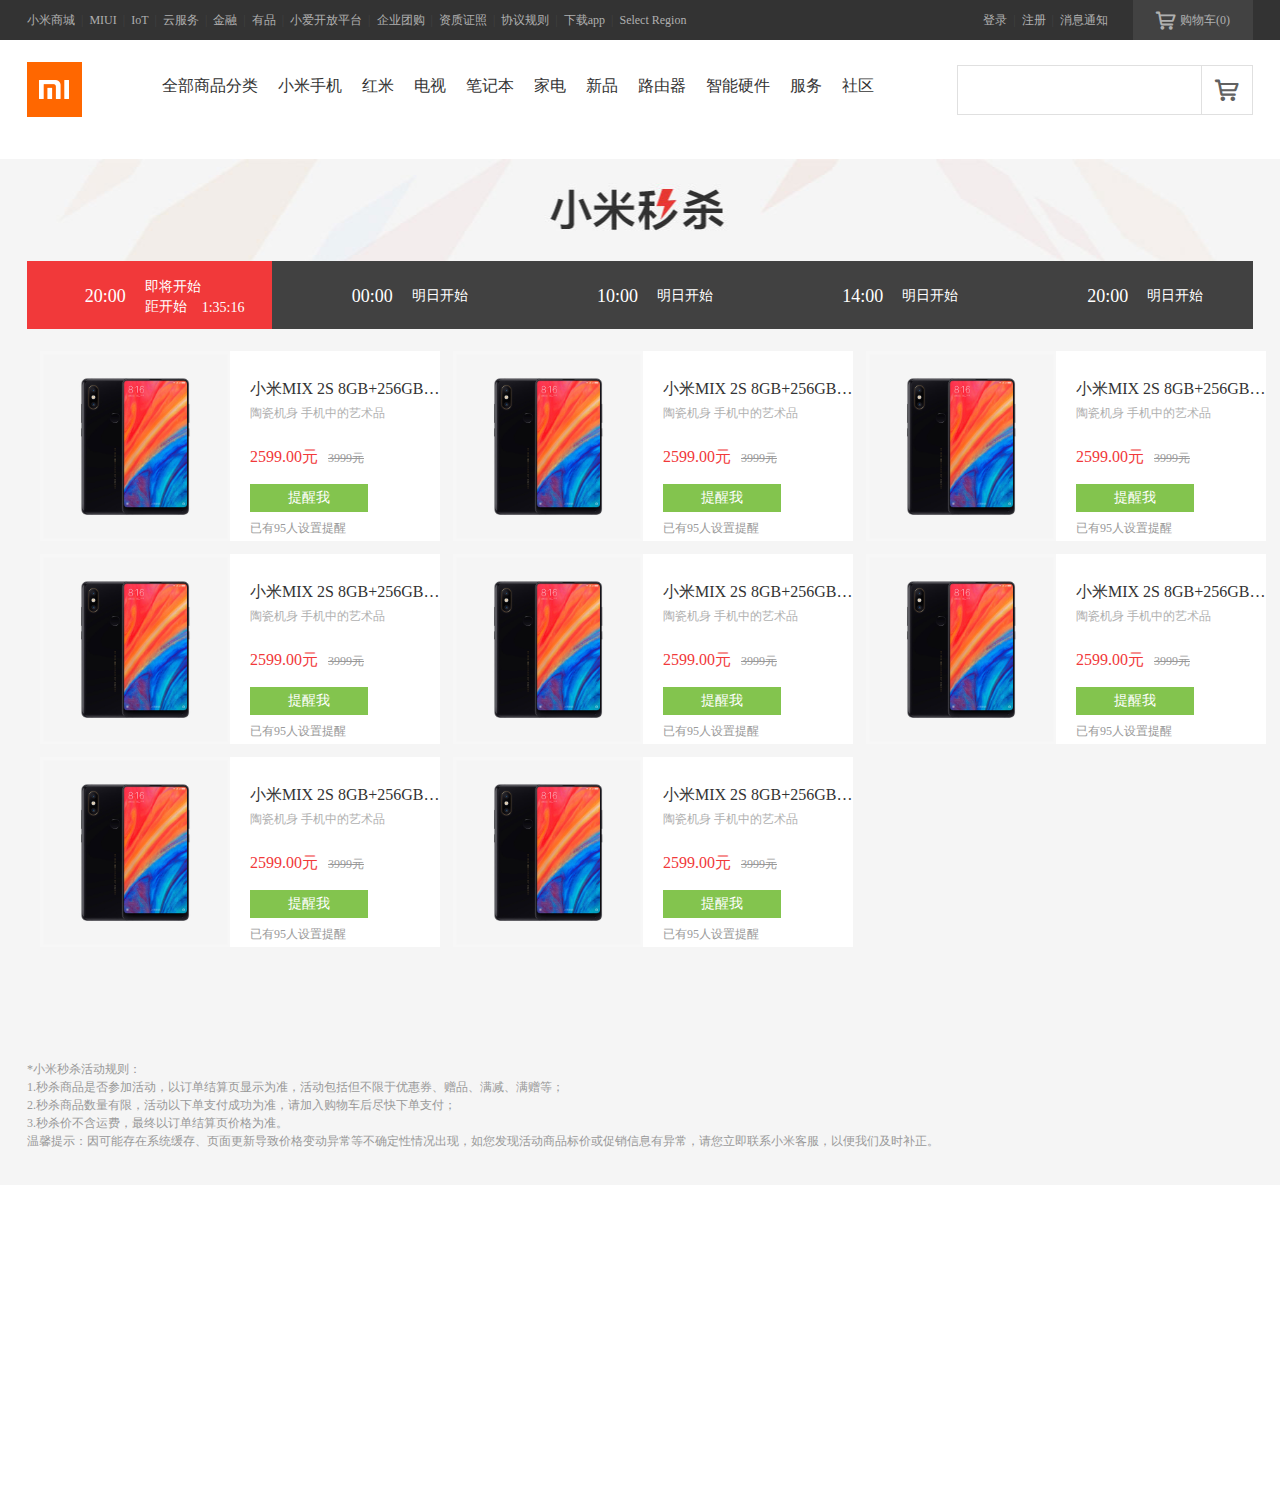
<file: 小米秒购 - 20190613/index.html>
<!doctype html>
<html lang="zh">
<head>
<meta charset="UTF-8">
<meta name="Author" content="">
<meta name="Keywords" content="">
<meta name="Description" content="">
<title>小米商城</title>
<!-- 初始化 -->
<link rel="stylesheet" href="css/reset.css">
<!-- 清除浮动 -->
<link rel="stylesheet" href="css/clearfix.css">
<!-- 链接样式表 -->
<link rel="stylesheet" href="css/index.css">
<!-- 导入字体图片库 -->
<link rel="stylesheet" href="css/iconfont.css">
<!-- 显示title前面的图标 -->
<link rel="shoutcut icon" href="images/favicon.ico">
<!-- 导入jquery库 -->
<script type="text/javascript" src="js/jquery-1.12.4.js"></script>	
</head>
<body>
	<!-- 顶部菜单栏 start-->
	<div class="topbar">
		<!-- 居中的内容 -->
		<div class="container">
			<!-- 左边的导航 -->
			<div class="topbar-nav leftFloat clearfix">
				<a href="#">小米商城</a><span>|</span>
				<a href="#">MIUI</a><span>|</span>
				<a href="#">IoT</a><span>|</span>
				<a href="#">云服务</a><span>|</span>
				<a href="#">金融</a><span>|</span>
				<a href="#">有品</a><span>|</span>
				<a href="#">小爱开放平台</a><span>|</span>
				<a href="#">企业团购</a><span>|</span>
				<a href="#">资质证照</a><span>|</span>
				<a href="#">协议规则</a><span>|</span>
				<a href="#" class="app">下载app
					<!-- 后期放置app-download二维码 -->
				</a>
				<span>|</span>
				<a href="#">Select Region</a>
			</div>

			<!-- 本来购物车是在登录注册的右边的,但是因为都需要右浮动,所以需要先写购物车 -->
			<!-- 右边的购物车 -->
			<div class="topbar-cart rightFloat clearfix">
				<a href=""><i class="iconfont">&#xf0179;</i>购物车(0)</a>
			</div>
			<!-- 右边的登录注册 -->
			<div class="topbar-info rightFloat clearfix">
				<a href="">登录</a><span>|</span>
				<a href="">注册</a><span>|</span>
				<a href="" class="message">消息通知</a>
			</div>
		</div>
	</div>
	<!-- 顶部菜单栏 end-->



	<!-- header start-->
	<div class="header">
		<div class="container">

			<!-- logo -->
			<div class="header-logo leftFloat clearfix">
				<!-- 当网络不好的时候,a标签中没有包裹内容时,则不会显示出来;
				我们为了在网络差的时候显示"小米官网",网络好的时候不显示"小米官网",
				我们可以加一个text-indent 属性-->
				<a href="#" style="text-indent: -9999px;">小米官网</a>
			</div>

			<!-- 菜单 start-->
			<div class="header-nav leftFloat clearfix">
				<ul class="header-nav-list">
					<li class="nav-item-all clearfix"><a href="#">全部商品分类</a></li>
					<li class="nav-item"><a href="#">小米手机</a></li>
					<li class="nav-item"><a href="#">红米</a></li>
					<li class="nav-item"><a href="#">电视</a></li>
					<li class="nav-item"><a href="#">笔记本</a></li>
					<li class="nav-item"><a href="#">家电</a></li>
					<li class="nav-item"><a href="#">新品</a></li>
					<li class="nav-item"><a href="#">路由器</a></li>
					<li class="nav-item"><a href="#">智能硬件</a></li>
					<li class="nav-item"><a href="#">服务</a></li>
					<li class="nav-item"><a href="#">社区</a></li>
				</ul>		
			</div>
			<!-- 菜单 end -->

			<!-- header 右边的搜索框 start -->
			<div class="header-search rightFloat">
				<form action="" class="search-form">
					<input type="search" class="search-text">
					<input type="submit" value="&#xf0179;" class="search-btn iconfont">
				</form>
			</div>
			<!-- header 右边的搜索框 end -->

		</div>
	</div>
	<!-- header end-->




	<!-- 中间的整个区域 start   设置背景色-->
	<div class="seckill">
		<!-- 小米闪购图片 -->
		<div class="seckill-head"></div>

		<!-- 菜单以及内容显示   设置居中-->
		<div class="container">
			<!-- 菜单 start -->
			<div id="seckillNav" class="seckill-nav">
				<ul id="tabs">
					<li class="seckill-nav-active">
						<em>20:00</em>
						<span>
							<em>即将开始<br />距开始<span id="timer">00:52:00</span></em>
						</span>
					</li>
					<li>
						<em>00:00</em>
						<span>明日开始</span>
					</li>
					<li>
						<em>10:00</em>
						<span>明日开始</span>
					</li>
					<li>
						<em>14:00</em>
						<span>明日开始</span>
					</li>
					<li>
						<em>20:00</em>
						<span>明日开始</span>
					</li>
				</ul>
			</div>
			<!-- 菜单 end -->

			<!-- 商品显示区 start -->
			<div id="goods-lists" class="seckill-goods">
				<!-- 第一屏商品 -->
				<ul class="clearfix seckill-goods-avtive">
					<!-- 第一屏的第一个商品 -->
					<li>
						<div class="bg">
							<img src="images/seckill-goods-01.jpg" alt="">
						</div>
						<div class="info">
							<a href="" class="info-name">小米MIX 2S 8GB+256GB 陶瓷尊享版 黑色</a>
							<p class="info-tips">陶瓷机身 手机中的艺术品</p>
							<p class="info-price">2599.00元<del>3999元</del></p>
							<a href="" class="info-btn">提醒我</a>
							<p class="info-person">已有95人设置提醒</p>
						</div>
					</li>
					<li>
						<div class="bg">
							<img src="images/seckill-goods-01.jpg" alt="">
						</div>
						<div class="info">
							<a href="" class="info-name">小米MIX 2S 8GB+256GB 陶瓷尊享版 黑色</a>
							<p class="info-tips">陶瓷机身 手机中的艺术品</p>
							<p class="info-price">2599.00元<del>3999元</del></p>
							<a href="" class="info-btn">提醒我</a>
							<p class="info-person">已有95人设置提醒</p>
						</div>
					</li>
					<li>
						<div class="bg">
							<img src="images/seckill-goods-01.jpg" alt="">
						</div>
						<div class="info">
							<a href="" class="info-name">小米MIX 2S 8GB+256GB 陶瓷尊享版 黑色</a>
							<p class="info-tips">陶瓷机身 手机中的艺术品</p>
							<p class="info-price">2599.00元<del>3999元</del></p>
							<a href="" class="info-btn">提醒我</a>
							<p class="info-person">已有95人设置提醒</p>
						</div>
					</li>
					<li>
						<div class="bg">
							<img src="images/seckill-goods-01.jpg" alt="">
						</div>
						<div class="info">
							<a href="" class="info-name">小米MIX 2S 8GB+256GB 陶瓷尊享版 黑色</a>
							<p class="info-tips">陶瓷机身 手机中的艺术品</p>
							<p class="info-price">2599.00元<del>3999元</del></p>
							<a href="" class="info-btn">提醒我</a>
							<p class="info-person">已有95人设置提醒</p>
						</div>
					</li>
					<li>
						<div class="bg">
							<img src="images/seckill-goods-01.jpg" alt="">
						</div>
						<div class="info">
							<a href="" class="info-name">小米MIX 2S 8GB+256GB 陶瓷尊享版 黑色</a>
							<p class="info-tips">陶瓷机身 手机中的艺术品</p>
							<p class="info-price">2599.00元<del>3999元</del></p>
							<a href="" class="info-btn">提醒我</a>
							<p class="info-person">已有95人设置提醒</p>
						</div>
					</li>
					<li>
						<div class="bg">
							<img src="images/seckill-goods-01.jpg" alt="">
						</div>
						<div class="info">
							<a href="" class="info-name">小米MIX 2S 8GB+256GB 陶瓷尊享版 黑色</a>
							<p class="info-tips">陶瓷机身 手机中的艺术品</p>
							<p class="info-price">2599.00元<del>3999元</del></p>
							<a href="" class="info-btn">提醒我</a>
							<p class="info-person">已有95人设置提醒</p>
						</div>
					</li>
					<li>
						<div class="bg">
							<img src="images/seckill-goods-01.jpg" alt="">
						</div>
						<div class="info">
							<a href="" class="info-name">小米MIX 2S 8GB+256GB 陶瓷尊享版 黑色</a>
							<p class="info-tips">陶瓷机身 手机中的艺术品</p>
							<p class="info-price">2599.00元<del>3999元</del></p>
							<a href="" class="info-btn">提醒我</a>
							<p class="info-person">已有95人设置提醒</p>
						</div>
					</li>
					<li>
						<div class="bg">
							<img src="images/seckill-goods-01.jpg" alt="">
						</div>
						<div class="info">
							<a href="" class="info-name">小米MIX 2S 8GB+256GB 陶瓷尊享版 黑色</a>
							<p class="info-tips">陶瓷机身 手机中的艺术品</p>
							<p class="info-price">2599.00元<del>3999元</del></p>
							<a href="" class="info-btn">提醒我</a>
							<p class="info-person">已有95人设置提醒</p>
						</div>
					</li>
				</ul>

				<ul class="clearfix">
					<li></li>
					<li>
						<div class="bg">
							<img src="images/seckill-goods-01.jpg" alt="">
						</div>
						<div class="info">
							<a href="" class="info-name">小米MIX 2S 8GB+256GB 陶瓷尊享版 黑色</a>
							<p class="info-tips">陶瓷机身 手机中的艺术品</p>
							<p class="info-price">2599.00元<del>3999元</del></p>
							<a href="" class="info-btn">提醒我</a>
							<p class="info-person">已有95人设置提醒</p>
						</div>
					</li>
					<li></li>
					<li></li>
					<li></li>
					<li></li>
					<li></li>
				</ul>

				<ul class="clearfix">
					<li>
						<div class="bg">
							<img src="images/seckill-goods-01.jpg" alt="">
						</div>
						<div class="info">
							<a href="" class="info-name">小米MIX 2S 8GB+256GB 陶瓷尊享版 黑色</a>
							<p class="info-tips">陶瓷机身 手机中的艺术品</p>
							<p class="info-price">2599.00元<del>3999元</del></p>
							<a href="" class="info-btn">提醒我</a>
							<p class="info-person">已有95人设置提醒</p>
						</div>
					</li>
					<li></li>
					<li></li>
					<li></li>
					<li></li>
					<li></li>
					<li></li>
				</ul>

				<ul class="clearfix">
					<li>
						<div class="bg">
							<img src="images/seckill-goods-01.jpg" alt="">
						</div>
						<div class="info">
							<a href="" class="info-name">小米MIX 2S 8GB+256GB 陶瓷尊享版 黑色</a>
							<p class="info-tips">陶瓷机身 手机中的艺术品</p>
							<p class="info-price">2599.00元<del>3999元</del></p>
							<a href="" class="info-btn">提醒我</a>
							<p class="info-person">已有95人设置提醒</p>
						</div>
					</li>
					<li></li>
					<li></li>
					<li></li>
					<li></li>
					<li></li>
					<li></li>
				</ul>

				<ul class="clearfix">
					<li>
						<div class="bg">
							<img src="images/seckill-goods-01.jpg" alt="">
						</div>
						<div class="info">
							<a href="" class="info-name">小米MIX 2S 8GB+256GB 陶瓷尊享版 黑色</a>
							<p class="info-tips">陶瓷机身 手机中的艺术品</p>
							<p class="info-price">2599.00元<del>3999元</del></p>
							<a href="" class="info-btn">提醒我</a>
							<p class="info-person">已有95人设置提醒</p>
						</div>
					</li>
					<li></li>
					<li></li>
					<li></li>
					<li></li>
					<li></li>
					<li></li>
				</ul>
			</div>
			<!-- 商品显示区 end -->

			<p class="seckill-notice">*小米秒杀活动规则： <br />
			1.秒杀商品是否参加活动，以订单结算页显示为准，活动包括但不限于优惠券、赠品、满减、满赠等；<br />
			2.秒杀商品数量有限，活动以下单支付成功为准，请加入购物车后尽快下单支付；<br />
			3.秒杀价不含运费，最终以订单结算页价格为准。<br />
			温馨提示：因可能存在系统缓存、页面更新导致价格变动异常等不确定性情况出现，如您发现活动商品标价或促销信息有异常，请您立即联系小米客服，以便我们及时补正。</p>
		</div>
	</div>
	<!-- 中间的整个区域 end-->

<script type="text/javascript" src="js/index.js"></script>
</body>
</html>
</file>
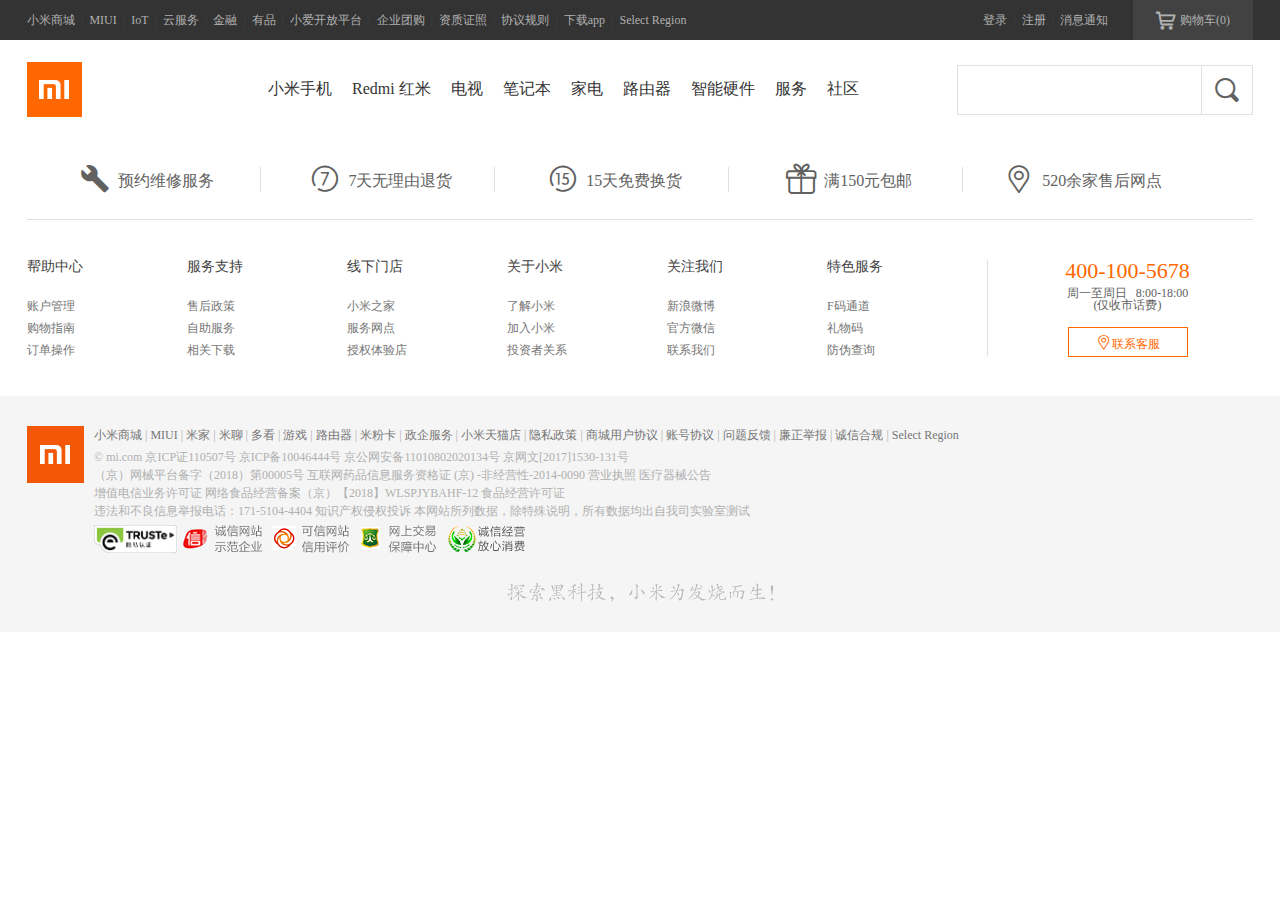
<file: 小米秒购 - 20190721/index.html>
<!doctype html>
<html lang="zh">
<head>
<meta charset="UTF-8">
<meta name="Author" content="GitHub->ReturnRandom;Gitee->randomcat">
<meta name="Keywords" content="仿制的小米商城">
<meta name="Description" content="小米闪购">
<title>小米商城</title>
<!-- 初始化 -->
<link rel="stylesheet" href="css/reset.css">
<!-- 清除浮动 -->
<link rel="stylesheet" href="css/clearfix.css">
<!-- 链接样式表 -->
<link rel="stylesheet" href="css/style.css">
<!-- 导入字体图片库 -->
<link rel="stylesheet" href="css/iconfont.css">
<!-- 显示title前面的图标 -->
<link rel="shoutcut icon" href="favicon.ico">
<!-- 导入jquery库 -->
<script type="text/javascript" src="js/jquery-1.12.4.js"></script>	
</head>
<body>
	<!-- 顶部菜单栏 start-->
	<div class="topbar">
		<!-- 居中的内容 -->
		<div class="container">
			<!-- 左边的导航 -->
			<div class="topbar-nav leftFloat clearfix">
				<a href="javascript:;">小米商城</a><span>|</span>
				<a href="javascript:;">MIUI</a><span>|</span>
				<a href="javascript:;">IoT</a><span>|</span>
				<a href="javascript:;">云服务</a><span>|</span>
				<a href="javascript:;">金融</a><span>|</span>
				<a href="javascript:;">有品</a><span>|</span>
				<a href="javascript:;">小爱开放平台</a><span>|</span>
				<a href="javascript:;">企业团购</a><span>|</span>
				<a href="javascript:;">资质证照</a><span>|</span>
				<a href="javascript:;">协议规则</a><span>|</span>
				<a href="javascript:;" class="app">下载app
					<!-- 鼠标移入, 显示app-download二维码 -->
					<div class="appBox">
						<img src="images/app-download.png" alt="小米商城APP">
						<span>小米商城APP</span>
					</div>
				</a>
				<span>|</span>
				<a href="javascript:;">Select Region</a>
			</div>

			<!-- 本来购物车是在登录注册的右边的,但是因为都需要右浮动,所以需要先写购物车 -->
			<!-- 右边的购物车 -->
			<div class="topbar-cart rightFloat clearfix">
				<a href="javascript:;"><i class="iconfont">&#xf0179;</i>购物车(0)</a>
				<div class="activeBuyBox">
					购物车中还没有商品，赶紧选购吧！
				</div>
			</div>
			<!-- 右边的登录注册 -->
			<div class="topbar-info rightFloat clearfix">
				<a href="javascript:;">登录</a><span>|</span>
				<a href="javascript:;">注册</a><span>|</span>
				<a href="javascript:;" class="message">消息通知</a>
			</div>
		</div>
	</div>
	<!-- 顶部菜单栏 end-->


	<!-- header start-->
	<div class="header">
		<div class="container">

			<!-- logo -->
			<div class="header-logo leftFloat clearfix">
				<a class="indent-logo" href="https://www.mi.com/index.html" target="_blank">小米官网</a>
			</div>

			<!-- 菜单 start-->
			<div class="header-nav leftFloat clearfix">
				<ul class="header-nav-list">
					<li class="nav-item-all clearfix">
						<a href="javascript:;"></a>
						<!-- 鼠标移入多有商品分类时出现的盒子 -->
						<!-- <div class="product-classify">
							
						</div> -->
					</li>
					<li class="nav-item">
						<a href="javascript:;">小米手机</a>
						<!-- 鼠标移入多有商品分类时出现的盒子 -->
						<!-- <div class="nav-product">
							<div class="container"></div>
						</div> -->
					</li>
					<li class="nav-item">
						<a href="javascript:;">Redmi 红米</a>
						<!-- 鼠标移入多有商品分类时出现的盒子 -->
						<!-- <div class="nav-product">
							<div class="container"></div>
						</div> -->
					</li>
					<li class="nav-item">
						<a href="javascript:;">电视</a>
						<!-- 鼠标移入多有商品分类时出现的盒子 -->
						<!-- <div class="nav-product">
							<div class="container"></div>
						</div> -->
					</li>
					<li class="nav-item">
						<a href="javascript:;">笔记本</a>
						<!-- 鼠标移入多有商品分类时出现的盒子 -->
						<!-- <div class="nav-product">
							<div class="container"></div>
						</div> -->
					</li>
					<li class="nav-item">
						<a href="javascript:;">家电</a>
						<!-- 鼠标移入多有商品分类时出现的盒子 -->
						<!-- <div class="nav-product">
							<div class="container"></div>
						</div> -->
					</li>
					<li class="nav-item">
						<a href="javascript:;">路由器</a>
						<!-- 鼠标移入多有商品分类时出现的盒子 -->
						<!-- <div class="nav-product">
							<div class="container"></div>
						</div> -->
					</li>
					<li class="nav-item">
						<a href="javascript:;">智能硬件</a>
						<!-- 鼠标移入多有商品分类时出现的盒子 -->
						<!-- <div class="nav-product">
							<div class="container"></div>
						</div> -->
					</li>
					<li class="nav-item">
						<a href="javascript:;">服务</a>
						<!-- 鼠标移入多有商品分类时出现的盒子 -->
						<!-- <div class="nav-product">
							<div class="container"></div>
						</div> -->
					</li>
					<li class="nav-item">
						<a href="javascript:;">社区</a>
						<!-- 鼠标移入多有商品分类时出现的盒子 -->
						<!-- <div class="nav-product">
							<div class="container"></div>
						</div> -->
					</li>
				</ul>		
			</div>
			<!-- 菜单 end -->

			<!-- header 右边的搜索框 start -->
			<div class="header-search rightFloat">
				<form action="" class="search-form">
					<input type="search" class="search-text">
					<input type="submit" value="&#xe611;" class="search-btn iconfont">
				</form>
			</div>
			<!-- header 右边的搜索框 end -->

		</div>
	</div>
	<!-- header end-->


	<!-- 中间的整个区域 start   设置背景色-->
	<div class="section-main">
		<div class="container">
			<!-- banner 图 -->
			<div class="banner-section">
			
			</div>
			
		</div>


	</div>
	<!-- 中间的整个区域 end-->



	<!-- 下面的版权区域 start -->
	<div class="aboutUs">
		<div class="container">
			<!-- 口号 start -->
			<div class="aboutNav clearfix">
				<a href="javascript:;">
					<i class="iconfont">&#xe62e;</i>预约维修服务
				</a><span></span>
				<a href="javascript:;">
					<i class="iconfont">&#xe638;</i>7天无理由退货
				</a><span></span>
				<a href="javascript:;">
					<i class="iconfont">&#xe639;</i>15天免费换货
				</a><span></span>
				<a href="javascript:;">
					<i class="iconfont">&#xe624;</i>满150元包邮
				</a><span></span>
				<a href="javascript:;">
					<i class="iconfont">&#xe64e;</i>520余家售后网点
				</a>
			</div>
			<!-- 口号 end -->

			<!-- 帮助我们 列表 start -->
			<div class="help clearfix">
				<!-- 帮助我们 -->
				<div class="help-center clearfix">
					<dl>
						<dt>帮助中心</dt>
						<dd><a href="javascript:;">账户管理</a></dd>
						<dd><a href="javascript:;">购物指南</a></dd>
						<dd><a href="javascript:;">订单操作</a></dd>
					</dl>
					<dl>
						<dt>服务支持</dt>
						<dd><a href="javascript:;">售后政策</a></dd>
						<dd><a href="javascript:;">自助服务</a></dd>
						<dd><a href="javascript:;">相关下载</a></dd>
					</dl>
					<dl>
						<dt>线下门店</dt>
						<dd><a href="javascript:;">小米之家</a></dd>
						<dd><a href="javascript:;">服务网点</a></dd>
						<dd><a href="javascript:;">授权体验店</a></dd>
					</dl>
					<dl>
						<dt>关于小米</dt>
						<dd><a href="javascript:;">了解小米</a></dd>
						<dd><a href="javascript:;">加入小米</a></dd>
						<dd><a href="javascript:;">投资者关系</a></dd>
					</dl>
					<dl>
						<dt>关注我们</dt>
						<dd><a href="javascript:;">新浪微博</a></dd>
						<dd><a href="javascript:;">官方微信</a></dd>
						<dd><a href="javascript:;">联系我们</a></dd>
					</dl>
					<dl>
						<dt>特色服务</dt>
						<dd><a href="javascript:;">F码通道</a></dd>
						<dd><a href="javascript:;">礼物码</a></dd>
						<dd><a href="javascript:;">防伪查询</a></dd>
					</dl>
				</div>
				<!-- 电话 -->
				<div class="help-phone">
					<p class="phone">400-100-5678</p>
					<p>周一至周日 &nbsp; 8:00-18:00<br>(仅收市话费)</p>
					<a class="btn" href="javascript:;"><i class="iconfont">&#xe64e;</i>联系客服</a>
				</div>
			</div>
			<!-- 帮助我们 列表 end -->

		</div>
	</div>
	<!-- 下面的版权区域 start -->


	<!-- 最下面的版权区域 start -->
	<div class="copyright">
		<div class="container">
			<div class="info-logo indent-logo">小米官网</div>
			<div class="info-text">
				<p>
					<a href="javascript:;">小米商城</a><span>|</span>
					<a href="javascript:;">MIUI</a><span>|</span>
					<a href="javascript:;">米家</a><span>|</span>
					<a href="javascript:;">米聊</a><span>|</span>
					<a href="javascript:;">多看</a><span>|</span>
					<a href="javascript:;">游戏</a><span>|</span>
					<a href="javascript:;">路由器</a><span>|</span>
					<a href="javascript:;">米粉卡</a><span>|</span>
					<a href="javascript:;">政企服务</a><span>|</span>
					<a href="javascript:;">小米天猫店</a><span>|</span>
					<a href="javascript:;">隐私政策</a><span>|</span>
					<a href="javascript:;">商城用户协议</a><span>|</span>
					<a href="javascript:;">账号协议</a><span>|</span>
					<a href="javascript:;">问题反馈</a><span>|</span>
					<a href="javascript:;">廉正举报</a><span>|</span>
					<a href="javascript:;">诚信合规</a><span>|</span>
					<a href="javascript:;">Select Region</a>
				</p>
				<p>
					&copy;
					<a href="javascript:;">mi.com</a>
					京ICP证110507号
					<a href="javascript:;">京ICP备10046444号</a>
					<a href="javascript:;">京公网安备11010802020134号</a>
					<a href="javascript:;">京网文[2017]1530-131号</a> <br>

					<a href="javascript:;">（京）网械平台备字（2018）第00005号</a>
					<a href="javascript:;">互联网药品信息服务资格证 (京) -非经营性-2014-0090</a>
					<a href="javascript:;">营业执照</a>
					<a href="javascript:;">医疗器械公告</a> <br>

					<a href="javascript:;">增值电信业务许可证</a> 网络食品经营备案（京）【2018】WLSPJYBAHF-12
					<a href="javascript:;">食品经营许可证</a> <br>

					违法和不良信息举报电话：171-5104-4404 
					<a href="javascript:;">知识产权侵权投诉</a>
					本网站所列数据，除特殊说明，所有数据均出自我司实验室测试
				</p>
			</div>
			<div class="info-links">
				<a href="javascript:;"><img src="images/info-img_01.png" alt=""></a>
				<a href="javascript:;"><img src="images/info-img_02.png" alt=""></a>
				<a href="javascript:;"><img src="images/info-img_03.png" alt=""></a>
				<a href="javascript:;"><img src="images/info-img_04.png" alt=""></a>
				<a href="javascript:;"><img src="images/info-img_05.png" alt=""></a>
			</div>

		</div>
		<div class="slogan indent-logo">探索小米,小米为发烧而生</div>
	</div>
	<!-- 最下面的版权区域 start -->

<script type="text/javascript" src="js/js.js"></script>
</body>
</html>
</file>
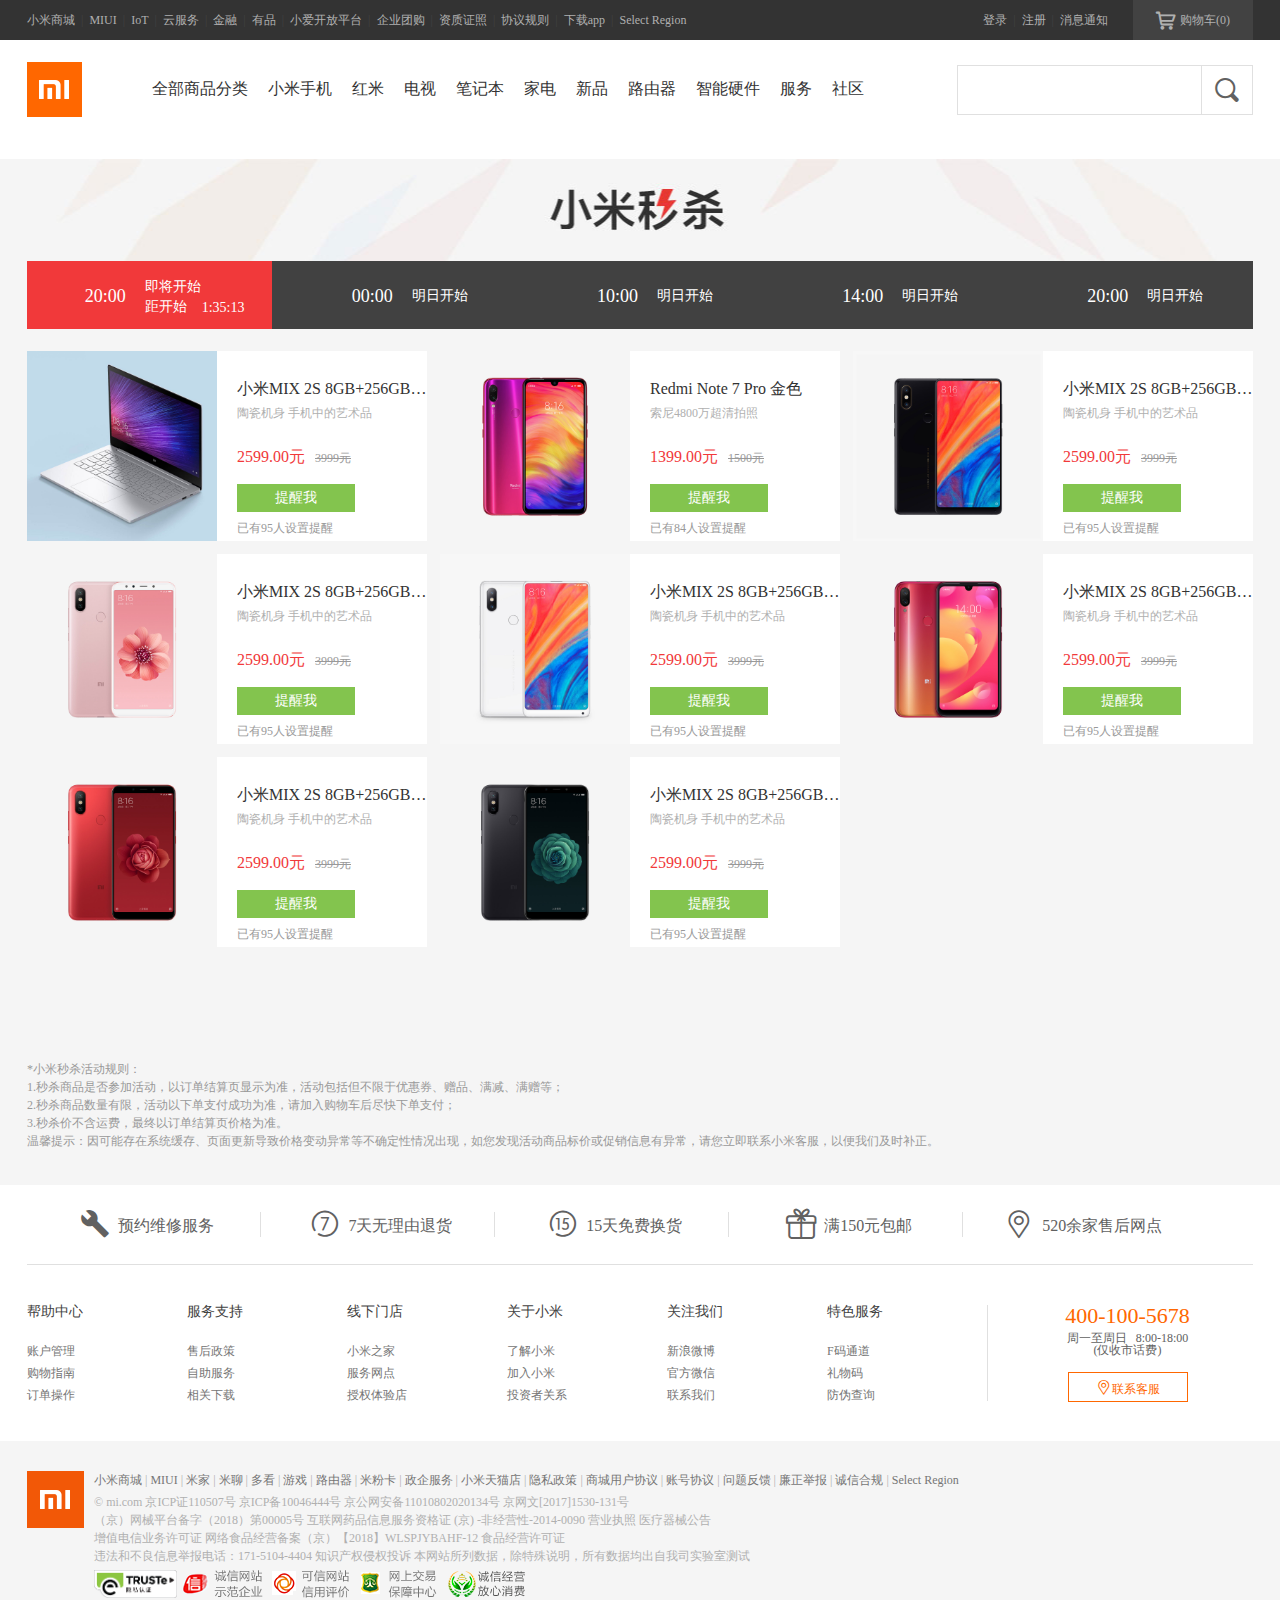
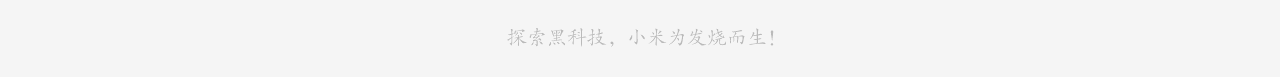
<file: 小米秒购 - 20190721/seckill.html>
<!doctype html>
<html lang="zh">
<head>
<meta charset="UTF-8">
<meta name="Author" content="GitHub->ReturnRandom;Gitee->randomcat">
<meta name="Keywords" content="仿制的小米商城">
<meta name="Description" content="小米闪购">
<title>小米商城</title>
<!-- 初始化 -->
<link rel="stylesheet" href="css/reset.css">
<!-- 清除浮动 -->
<link rel="stylesheet" href="css/clearfix.css">
<!-- 链接样式表 -->
<link rel="stylesheet" href="css/style.css">
<link rel="stylesheet" href="css/seckill.css">
<!-- 导入字体图片库 -->
<link rel="stylesheet" href="css/iconfont.css">
<!-- 显示title前面的图标 -->
<link rel="shoutcut icon" href="favicon.ico">
<!-- 导入jquery库 -->
<script type="text/javascript" src="js/jquery-1.12.4.js"></script>	
</head>
<body>
	<!-- 顶部菜单栏 start-->
	<div class="topbar">
		<!-- 居中的内容 -->
		<div class="container">
			<!-- 左边的导航 -->
			<div class="topbar-nav leftFloat clearfix">
				<a href="javascript:;">小米商城</a><span>|</span>
				<a href="javascript:;">MIUI</a><span>|</span>
				<a href="javascript:;">IoT</a><span>|</span>
				<a href="javascript:;">云服务</a><span>|</span>
				<a href="javascript:;">金融</a><span>|</span>
				<a href="javascript:;">有品</a><span>|</span>
				<a href="javascript:;">小爱开放平台</a><span>|</span>
				<a href="javascript:;">企业团购</a><span>|</span>
				<a href="javascript:;">资质证照</a><span>|</span>
				<a href="javascript:;">协议规则</a><span>|</span>
				<a href="javascript:;" class="app">下载app
					<!-- 鼠标移入, 显示app-download二维码 -->
					<div class="appBox">
						<img src="images/app-download.png" alt="小米商城APP">
						<span>小米商城APP</span>
					</div>
				</a>
				<span>|</span>
				<a href="javascript:;">Select Region</a>
			</div>

			<!-- 本来购物车是在登录注册的右边的,但是因为都需要右浮动,所以需要先写购物车 -->
			<!-- 右边的购物车 -->
			<div class="topbar-cart rightFloat clearfix">
				<a href="javascript:;"><i class="iconfont">&#xf0179;</i>购物车(0)</a>
				<div class="activeBuyBox">
					购物车中还没有商品，赶紧选购吧！
				</div>
			</div>
			<!-- 右边的登录注册 -->
			<div class="topbar-info rightFloat clearfix">
				<a href="javascript:;">登录</a><span>|</span>
				<a href="javascript:;">注册</a><span>|</span>
				<a href="javascript:;" class="message">消息通知</a>
			</div>
		</div>
	</div>
	<!-- 顶部菜单栏 end-->


	<!-- header start-->
	<div class="header">
		<div class="container">

			<!-- logo -->
			<div class="header-logo leftFloat clearfix">
				<a class="indent-logo" href="index.html" target="_blank">小米官网</a>
			</div>

			<!-- 菜单 start-->
			<div class="header-nav leftFloat clearfix">
				<ul class="header-nav-list">
					<li class="nav-item-all clearfix">
						<a href="javascript:;">全部商品分类</a>
						<!-- 鼠标移入多有商品分类时出现的盒子 -->
						<!-- <div class="product-classify">
							
						</div> -->
					</li>
					<li class="nav-item">
						<a href="javascript:;">小米手机</a>
						<!-- 鼠标移入多有商品分类时出现的盒子 -->
						<!-- <div class="nav-product">
							<div class="container"></div>
						</div> -->
					</li>
					<li class="nav-item">
						<a href="javascript:;">红米</a>
						<!-- 鼠标移入多有商品分类时出现的盒子 -->
						<!-- <div class="nav-product">
							<div class="container"></div>
						</div> -->
					</li>
					<li class="nav-item">
						<a href="javascript:;">电视</a>
						<!-- 鼠标移入多有商品分类时出现的盒子 -->
						<!-- <div class="nav-product">
							<div class="container"></div>
						</div> -->
					</li>
					<li class="nav-item">
						<a href="javascript:;">笔记本</a>
						<!-- 鼠标移入多有商品分类时出现的盒子 -->
						<!-- <div class="nav-product">
							<div class="container"></div>
						</div> -->
					</li>
					<li class="nav-item">
						<a href="javascript:;">家电</a>
						<!-- 鼠标移入多有商品分类时出现的盒子 -->
						<!-- <div class="nav-product">
							<div class="container"></div>
						</div> -->
					</li>
					<li class="nav-item">
						<a href="javascript:;">新品</a>
						<!-- 鼠标移入多有商品分类时出现的盒子 -->
						<!-- <div class="nav-product">
							<div class="container"></div>
						</div> -->
					</li>
					<li class="nav-item">
						<a href="javascript:;">路由器</a>
						<!-- 鼠标移入多有商品分类时出现的盒子 -->
						<!-- <div class="nav-product">
							<div class="container"></div>
						</div> -->
					</li>
					<li class="nav-item">
						<a href="javascript:;">智能硬件</a>
						<!-- 鼠标移入多有商品分类时出现的盒子 -->
						<!-- <div class="nav-product">
							<div class="container"></div>
						</div> -->
					</li>
					<li class="nav-item">
						<a href="javascript:;">服务</a>
						<!-- 鼠标移入多有商品分类时出现的盒子 -->
						<!-- <div class="nav-product">
							<div class="container"></div>
						</div> -->
					</li>
					<li class="nav-item">
						<a href="javascript:;">社区</a>
						<!-- 鼠标移入多有商品分类时出现的盒子 -->
						<!-- <div class="nav-product">
							<div class="container"></div>
						</div> -->
					</li>
				</ul>		
			</div>
			<!-- 菜单 end -->

			<!-- header 右边的搜索框 start -->
			<div class="header-search rightFloat">
				<form action="" class="search-form">
					<input type="search" class="search-text">
					<input type="submit" value="&#xe611;" class="search-btn iconfont">
				</form>
			</div>
			<!-- header 右边的搜索框 end -->

		</div>
	</div>
	<!-- header end-->


	<!-- 中间的整个区域 start   设置背景色-->
	<div class="seckill">
		<!-- 小米闪购图片 -->
		<div class="seckill-head"></div>

		<!-- 菜单以及内容显示   设置居中-->
		<div class="container">
			<!-- 菜单 start -->
			<div id="seckillNav" class="seckill-nav">
				<ul id="tabs">
					<li class="seckill-nav-active">
						<em>20:00</em>
						<span>
							<em>即将开始<br />距开始<span id="timer">00:52:00</span></em>
						</span>
					</li>
					<li>
						<em>00:00</em>
						<span>明日开始</span>
					</li>
					<li>
						<em>10:00</em>
						<span>明日开始</span>
					</li>
					<li>
						<em>14:00</em>
						<span>明日开始</span>
					</li>
					<li>
						<em>20:00</em>
						<span>明日开始</span>
					</li>
				</ul>
			</div>
			<!-- 菜单 end -->

			<!-- 商品显示区 start -->
			<div id="goods-lists" class="seckill-goods">

				<!-- 第一屏商品 start -->
				<ul class="clearfix seckill-goods-avtive">
					<!-- 第一屏的第一个商品 -->
					<li>
						<div class="bg">
							<img src="images/seckill/seckill-goods-03 (1).jpg" alt="">
						</div>
						<div class="info">
							<a href="" class="info-name">小米MIX 2S 8GB+256GB 陶瓷尊享版 黑色</a>
							<p class="info-tips">陶瓷机身 手机中的艺术品</p>
							<p class="info-price">2599.00元<del>3999元</del></p>
							<a href="" class="info-btn">提醒我</a>
							<p class="info-person">已有95人设置提醒</p>
						</div>
					</li>
					<!-- 第一屏的第二个商品 -->
					<li>
						<div class="bg">
							<img src="images/seckill/seckill-goods-02.jpg" alt="">
						</div>
						<div class="info">
							<a href="" class="info-name">Redmi Note 7 Pro 金色</a>
							<p class="info-tips">索尼4800万超清拍照</p>
							<p class="info-price">1399.00元<del>1500元</del></p>
							<a href="" class="info-btn">提醒我</a>
							<p class="info-person">已有84人设置提醒</p>
						</div>
					</li>
					<li>
						<div class="bg">
							<img src="images/seckill/seckill-goods-01.jpg" alt="">
						</div>
						<div class="info">
							<a href="" class="info-name">小米MIX 2S 8GB+256GB 陶瓷尊享版 黑色</a>
							<p class="info-tips">陶瓷机身 手机中的艺术品</p>
							<p class="info-price">2599.00元<del>3999元</del></p>
							<a href="" class="info-btn">提醒我</a>
							<p class="info-person">已有95人设置提醒</p>
						</div>
					</li>
					<li>
						<div class="bg">
							<img src="images/seckill/seckill-goods-03 (2).jpg" alt="">
						</div>
						<div class="info">
							<a href="" class="info-name">小米MIX 2S 8GB+256GB 陶瓷尊享版 黑色</a>
							<p class="info-tips">陶瓷机身 手机中的艺术品</p>
							<p class="info-price">2599.00元<del>3999元</del></p>
							<a href="" class="info-btn">提醒我</a>
							<p class="info-person">已有95人设置提醒</p>
						</div>
					</li>
					<li>
						<div class="bg">
							<img src="images/seckill/seckill-goods-03 (3).jpg" alt="">
						</div>
						<div class="info">
							<a href="" class="info-name">小米MIX 2S 8GB+256GB 陶瓷尊享版 黑色</a>
							<p class="info-tips">陶瓷机身 手机中的艺术品</p>
							<p class="info-price">2599.00元<del>3999元</del></p>
							<a href="" class="info-btn">提醒我</a>
							<p class="info-person">已有95人设置提醒</p>
						</div>
					</li>
					<li>
						<div class="bg">
							<img src="images/seckill/seckill-goods-03 (4).jpg" alt="">
						</div>
						<div class="info">
							<a href="" class="info-name">小米MIX 2S 8GB+256GB 陶瓷尊享版 黑色</a>
							<p class="info-tips">陶瓷机身 手机中的艺术品</p>
							<p class="info-price">2599.00元<del>3999元</del></p>
							<a href="" class="info-btn">提醒我</a>
							<p class="info-person">已有95人设置提醒</p>
						</div>
					</li>
					<li>
						<div class="bg">
							<img src="images/seckill/seckill-goods-03 (5).jpg" alt="">
						</div>
						<div class="info">
							<a href="" class="info-name">小米MIX 2S 8GB+256GB 陶瓷尊享版 黑色</a>
							<p class="info-tips">陶瓷机身 手机中的艺术品</p>
							<p class="info-price">2599.00元<del>3999元</del></p>
							<a href="" class="info-btn">提醒我</a>
							<p class="info-person">已有95人设置提醒</p>
						</div>
					</li>
					<li>
						<div class="bg">
							<img src="images/seckill/seckill-goods-03 (6).jpg" alt="">
						</div>
						<div class="info">
							<a href="" class="info-name">小米MIX 2S 8GB+256GB 陶瓷尊享版 黑色</a>
							<p class="info-tips">陶瓷机身 手机中的艺术品</p>
							<p class="info-price">2599.00元<del>3999元</del></p>
							<a href="" class="info-btn">提醒我</a>
							<p class="info-person">已有95人设置提醒</p>
						</div>
					</li>
				</ul>
				<!-- 第一屏商品  end -->

				<!-- 第二屏商品  start -->
				<ul class="clearfix">
					<li>
						<div class="bg">
							<img src="images/seckill/seckill-goods-03 (6).jpg" alt="">
						</div>
						<div class="info">
							<a href="" class="info-name">小米MIX 2S 8GB+256GB 陶瓷尊享版 黑色</a>
							<p class="info-tips">陶瓷机身 手机中的艺术品</p>
							<p class="info-price">2599.00元<del>3999元</del></p>
							<a href="" class="info-btn">提醒我</a>
							<p class="info-person">已有95人设置提醒</p>
						</div>
					</li>
					<li>
						<div class="bg">
							<img src="images/seckill/seckill-goods-03 (7).jpg" alt="">
						</div>
						<div class="info">
							<a href="" class="info-name">小米MIX 2S 8GB+256GB 陶瓷尊享版 黑色</a>
							<p class="info-tips">陶瓷机身 手机中的艺术品</p>
							<p class="info-price">2599.00元<del>3999元</del></p>
							<a href="" class="info-btn">提醒我</a>
							<p class="info-person">已有95人设置提醒</p>
						</div>
					</li>
					<li>
						<div class="bg">
							<img src="images/seckill/seckill-goods-03 (8).jpg" alt="">
						</div>
						<div class="info">
							<a href="" class="info-name">小米MIX 2S 8GB+256GB 陶瓷尊享版 黑色</a>
							<p class="info-tips">陶瓷机身 手机中的艺术品</p>
							<p class="info-price">2599.00元<del>3999元</del></p>
							<a href="" class="info-btn">提醒我</a>
							<p class="info-person">已有95人设置提醒</p>
						</div>
					</li>
					<li>
						<div class="bg">
							<img src="images/seckill/seckill-goods-03 (9).jpg" alt="">
						</div>
						<div class="info">
							<a href="" class="info-name">小米MIX 2S 8GB+256GB 陶瓷尊享版 黑色</a>
							<p class="info-tips">陶瓷机身 手机中的艺术品</p>
							<p class="info-price">2599.00元<del>3999元</del></p>
							<a href="" class="info-btn">提醒我</a>
							<p class="info-person">已有95人设置提醒</p>
						</div>
					</li>
					<li>
						<div class="bg">
							<img src="images/seckill/seckill-goods-03 (10).jpg" alt="">
						</div>
						<div class="info">
							<a href="" class="info-name">小米MIX 2S 8GB+256GB 陶瓷尊享版 黑色</a>
							<p class="info-tips">陶瓷机身 手机中的艺术品</p>
							<p class="info-price">2599.00元<del>3999元</del></p>
							<a href="" class="info-btn">提醒我</a>
							<p class="info-person">已有95人设置提醒</p>
						</div>
					</li>
					<li>
						<div class="bg">
							<img src="images/seckill/seckill-goods-01.jpg" alt="">
						</div>
						<div class="info">
							<a href="" class="info-name">小米MIX 2S 8GB+256GB 陶瓷尊享版 黑色</a>
							<p class="info-tips">陶瓷机身 手机中的艺术品</p>
							<p class="info-price">2599.00元<del>3999元</del></p>
							<a href="" class="info-btn">提醒我</a>
							<p class="info-person">已有95人设置提醒</p>
						</div>
					</li>
					<li>
						<div class="bg">
							<img src="images/seckill/seckill-goods-01.jpg" alt="">
						</div>
						<div class="info">
							<a href="" class="info-name">小米MIX 2S 8GB+256GB 陶瓷尊享版 黑色</a>
							<p class="info-tips">陶瓷机身 手机中的艺术品</p>
							<p class="info-price">2599.00元<del>3999元</del></p>
							<a href="" class="info-btn">提醒我</a>
							<p class="info-person">已有95人设置提醒</p>
						</div>
					</li>
				</ul>
				<!-- 第二屏商品  end -->

				<!-- 第三屏商品  start -->
				<ul class="clearfix">
					<li>
						<div class="bg">
							<img src="images/seckill/seckill-goods-01.jpg" alt="">
						</div>
						<div class="info">
							<a href="" class="info-name">小米MIX 2S 8GB+256GB 陶瓷尊享版 黑色</a>
							<p class="info-tips">陶瓷机身 手机中的艺术品</p>
							<p class="info-price">2599.00元<del>3999元</del></p>
							<a href="" class="info-btn">提醒我</a>
							<p class="info-person">已有95人设置提醒</p>
						</div>
					</li>
					<li>
						<div class="bg">
							<img src="images/seckill/seckill-goods-01.jpg" alt="">
						</div>
						<div class="info">
							<a href="" class="info-name">小米MIX 2S 8GB+256GB 陶瓷尊享版 黑色</a>
							<p class="info-tips">陶瓷机身 手机中的艺术品</p>
							<p class="info-price">2599.00元<del>3999元</del></p>
							<a href="" class="info-btn">提醒我</a>
							<p class="info-person">已有95人设置提醒</p>
						</div>
					</li>
					<li>
						<div class="bg">
							<img src="images/seckill/seckill-goods-03 (10).jpg" alt="">
						</div>
						<div class="info">
							<a href="" class="info-name">小米MIX 2S 8GB+256GB 陶瓷尊享版 黑色</a>
							<p class="info-tips">陶瓷机身 手机中的艺术品</p>
							<p class="info-price">2599.00元<del>3999元</del></p>
							<a href="" class="info-btn">提醒我</a>
							<p class="info-person">已有95人设置提醒</p>
						</div>
					</li>
					<li>
						<div class="bg">
							<img src="images/seckill/seckill-goods-03 (7).jpg" alt="">
						</div>
						<div class="info">
							<a href="" class="info-name">小米MIX 2S 8GB+256GB 陶瓷尊享版 黑色</a>
							<p class="info-tips">陶瓷机身 手机中的艺术品</p>
							<p class="info-price">2599.00元<del>3999元</del></p>
							<a href="" class="info-btn">提醒我</a>
							<p class="info-person">已有95人设置提醒</p>
						</div>
					</li>
				</ul>
				<!-- 第三屏商品  end -->

				<!-- 第四屏商品  start -->
				<ul class="clearfix">
					<li>
						<div class="bg">
							<img src="images/seckill/seckill-goods-01.jpg" alt="">
						</div>
						<div class="info">
							<a href="" class="info-name">小米MIX 2S 8GB+256GB 陶瓷尊享版 黑色</a>
							<p class="info-tips">陶瓷机身 手机中的艺术品</p>
							<p class="info-price">2599.00元<del>3999元</del></p>
							<a href="" class="info-btn">提醒我</a>
							<p class="info-person">已有95人设置提醒</p>
						</div>
					</li>
					<li>
						<div class="bg">
							<img src="images/seckill/seckill-goods-03 (7).jpg" alt="">
						</div>
						<div class="info">
							<a href="" class="info-name">小米MIX 2S 8GB+256GB 陶瓷尊享版 黑色</a>
							<p class="info-tips">陶瓷机身 手机中的艺术品</p>
							<p class="info-price">2599.00元<del>3999元</del></p>
							<a href="" class="info-btn">提醒我</a>
							<p class="info-person">已有95人设置提醒</p>
						</div>
					</li>
					<li>
						<div class="bg">
							<img src="images/seckill/seckill-goods-03 (10).jpg" alt="">
						</div>
						<div class="info">
							<a href="" class="info-name">小米MIX 2S 8GB+256GB 陶瓷尊享版 黑色</a>
							<p class="info-tips">陶瓷机身 手机中的艺术品</p>
							<p class="info-price">2599.00元<del>3999元</del></p>
							<a href="" class="info-btn">提醒我</a>
							<p class="info-person">已有95人设置提醒</p>
						</div>
					</li> 
				</ul>
				<!-- 第四屏商品  end -->

				<!-- 第五屏商品  start -->
				<ul class="clearfix">
					<li>
						<div class="bg">
							<img src="images/seckill/seckill-goods-01.jpg" alt="">
						</div>
						<div class="info">
							<a href="" class="info-name">小米MIX 2S 8GB+256GB 陶瓷尊享版 黑色</a>
							<p class="info-tips">陶瓷机身 手机中的艺术品</p>
							<p class="info-price">2599.00元<del>3999元</del></p>
							<a href="" class="info-btn">提醒我</a>
							<p class="info-person">已有95人设置提醒</p>
						</div>
					</li>
					<li>
						<div class="bg">
							<img src="images/seckill/seckill-goods-03 (10).jpg" alt="">
						</div>
						<div class="info">
							<a href="" class="info-name">小米MIX 2S 8GB+256GB 陶瓷尊享版 黑色</a>
							<p class="info-tips">陶瓷机身 手机中的艺术品</p>
							<p class="info-price">2599.00元<del>3999元</del></p>
							<a href="" class="info-btn">提醒我</a>
							<p class="info-person">已有95人设置提醒</p>
						</div>
					</li>
					<li>
						<div class="bg">
							<img src="images/seckill/seckill-goods-03 (1).jpg" alt="">
						</div>
						<div class="info">
							<a href="" class="info-name">小米MIX 2S 8GB+256GB 陶瓷尊享版 黑色</a>
							<p class="info-tips">陶瓷机身 手机中的艺术品</p>
							<p class="info-price">2599.00元<del>3999元</del></p>
							<a href="" class="info-btn">提醒我</a>
							<p class="info-person">已有95人设置提醒</p>
						</div>
					</li>
					<li>
						<div class="bg">
							<img src="images/seckill/seckill-goods-03 (7).jpg" alt="">
						</div>
						<div class="info">
							<a href="" class="info-name">小米MIX 2S 8GB+256GB 陶瓷尊享版 黑色</a>
							<p class="info-tips">陶瓷机身 手机中的艺术品</p>
							<p class="info-price">2599.00元<del>3999元</del></p>
							<a href="" class="info-btn">提醒我</a>
							<p class="info-person">已有95人设置提醒</p>
						</div>
					</li>
				</ul>
				<!-- 第五屏商品  end -->
			</div>
			<!-- 商品显示区 end -->

			<p class="seckill-notice">*小米秒杀活动规则： <br />
			1.秒杀商品是否参加活动，以订单结算页显示为准，活动包括但不限于优惠券、赠品、满减、满赠等；<br />
			2.秒杀商品数量有限，活动以下单支付成功为准，请加入购物车后尽快下单支付；<br />
			3.秒杀价不含运费，最终以订单结算页价格为准。<br />
			温馨提示：因可能存在系统缓存、页面更新导致价格变动异常等不确定性情况出现，如您发现活动商品标价或促销信息有异常，请您立即联系小米客服，以便我们及时补正。</p>
		</div>
	</div>
	<!-- 中间的整个区域 end-->


	<!-- 下面的版权区域 start -->
	<div class="aboutUs">
		<div class="container">
			<!-- 口号 start -->
			<div class="aboutNav clearfix">
				<a href="javascript:;">
					<i class="iconfont">&#xe62e;</i>预约维修服务
				</a><span></span>
				<a href="javascript:;">
					<i class="iconfont">&#xe638;</i>7天无理由退货
				</a><span></span>
				<a href="javascript:;">
					<i class="iconfont">&#xe639;</i>15天免费换货
				</a><span></span>
				<a href="javascript:;">
					<i class="iconfont">&#xe624;</i>满150元包邮
				</a><span></span>
				<a href="javascript:;">
					<i class="iconfont">&#xe64e;</i>520余家售后网点
				</a>
			</div>
			<!-- 口号 end -->

			<!-- 帮助我们 列表 start -->
			<div class="help clearfix">
				<!-- 帮助我们 -->
				<div class="help-center clearfix">
					<dl>
						<dt>帮助中心</dt>
						<dd><a href="javascript:;">账户管理</a></dd>
						<dd><a href="javascript:;">购物指南</a></dd>
						<dd><a href="javascript:;">订单操作</a></dd>
					</dl>
					<dl>
						<dt>服务支持</dt>
						<dd><a href="javascript:;">售后政策</a></dd>
						<dd><a href="javascript:;">自助服务</a></dd>
						<dd><a href="javascript:;">相关下载</a></dd>
					</dl>
					<dl>
						<dt>线下门店</dt>
						<dd><a href="javascript:;">小米之家</a></dd>
						<dd><a href="javascript:;">服务网点</a></dd>
						<dd><a href="javascript:;">授权体验店</a></dd>
					</dl>
					<dl>
						<dt>关于小米</dt>
						<dd><a href="javascript:;">了解小米</a></dd>
						<dd><a href="javascript:;">加入小米</a></dd>
						<dd><a href="javascript:;">投资者关系</a></dd>
					</dl>
					<dl>
						<dt>关注我们</dt>
						<dd><a href="javascript:;">新浪微博</a></dd>
						<dd><a href="javascript:;">官方微信</a></dd>
						<dd><a href="javascript:;">联系我们</a></dd>
					</dl>
					<dl>
						<dt>特色服务</dt>
						<dd><a href="javascript:;">F码通道</a></dd>
						<dd><a href="javascript:;">礼物码</a></dd>
						<dd><a href="javascript:;">防伪查询</a></dd>
					</dl>
				</div>
				<!-- 电话 -->
				<div class="help-phone">
					<p class="phone">400-100-5678</p>
					<p>周一至周日 &nbsp; 8:00-18:00<br>(仅收市话费)</p>
					<a class="btn" href="javascript:;"><i class="iconfont">&#xe64e;</i>联系客服</a>
				</div>
			</div>
			<!-- 帮助我们 列表 end -->

		</div>
	</div>
	<!-- 下面的版权区域 start -->


	<!-- 最下面的版权区域 start -->
	<div class="copyright">
		<div class="container">
			<div class="info-logo indent-logo">小米官网</div>
			<div class="info-text">
				<p>
					<a href="javascript:;">小米商城</a><span>|</span>
					<a href="javascript:;">MIUI</a><span>|</span>
					<a href="javascript:;">米家</a><span>|</span>
					<a href="javascript:;">米聊</a><span>|</span>
					<a href="javascript:;">多看</a><span>|</span>
					<a href="javascript:;">游戏</a><span>|</span>
					<a href="javascript:;">路由器</a><span>|</span>
					<a href="javascript:;">米粉卡</a><span>|</span>
					<a href="javascript:;">政企服务</a><span>|</span>
					<a href="javascript:;">小米天猫店</a><span>|</span>
					<a href="javascript:;">隐私政策</a><span>|</span>
					<a href="javascript:;">商城用户协议</a><span>|</span>
					<a href="javascript:;">账号协议</a><span>|</span>
					<a href="javascript:;">问题反馈</a><span>|</span>
					<a href="javascript:;">廉正举报</a><span>|</span>
					<a href="javascript:;">诚信合规</a><span>|</span>
					<a href="javascript:;">Select Region</a>
				</p>
				<p>
					&copy;
					<a href="javascript:;">mi.com</a>
					京ICP证110507号
					<a href="javascript:;">京ICP备10046444号</a>
					<a href="javascript:;">京公网安备11010802020134号</a>
					<a href="javascript:;">京网文[2017]1530-131号</a> <br>

					<a href="javascript:;">（京）网械平台备字（2018）第00005号</a>
					<a href="javascript:;">互联网药品信息服务资格证 (京) -非经营性-2014-0090</a>
					<a href="javascript:;">营业执照</a>
					<a href="javascript:;">医疗器械公告</a> <br>

					<a href="javascript:;">增值电信业务许可证</a> 网络食品经营备案（京）【2018】WLSPJYBAHF-12
					<a href="javascript:;">食品经营许可证</a> <br>

					违法和不良信息举报电话：171-5104-4404 
					<a href="javascript:;">知识产权侵权投诉</a>
					本网站所列数据，除特殊说明，所有数据均出自我司实验室测试
				</p>
			</div>
			<div class="info-links">
				<a href="javascript:;"><img src="images/info-img_01.png" alt=""></a>
				<a href="javascript:;"><img src="images/info-img_02.png" alt=""></a>
				<a href="javascript:;"><img src="images/info-img_03.png" alt=""></a>
				<a href="javascript:;"><img src="images/info-img_04.png" alt=""></a>
				<a href="javascript:;"><img src="images/info-img_05.png" alt=""></a>
			</div>

		</div>
		<div class="slogan indent-logo">探索小米,小米为发烧而生</div>
	</div>
	<!-- 最下面的版权区域 start -->

<script type="text/javascript" src="js/js.js"></script>
<script type="text/javascript" src="js/seckill.js"></script>
</body>
</html>
</file>
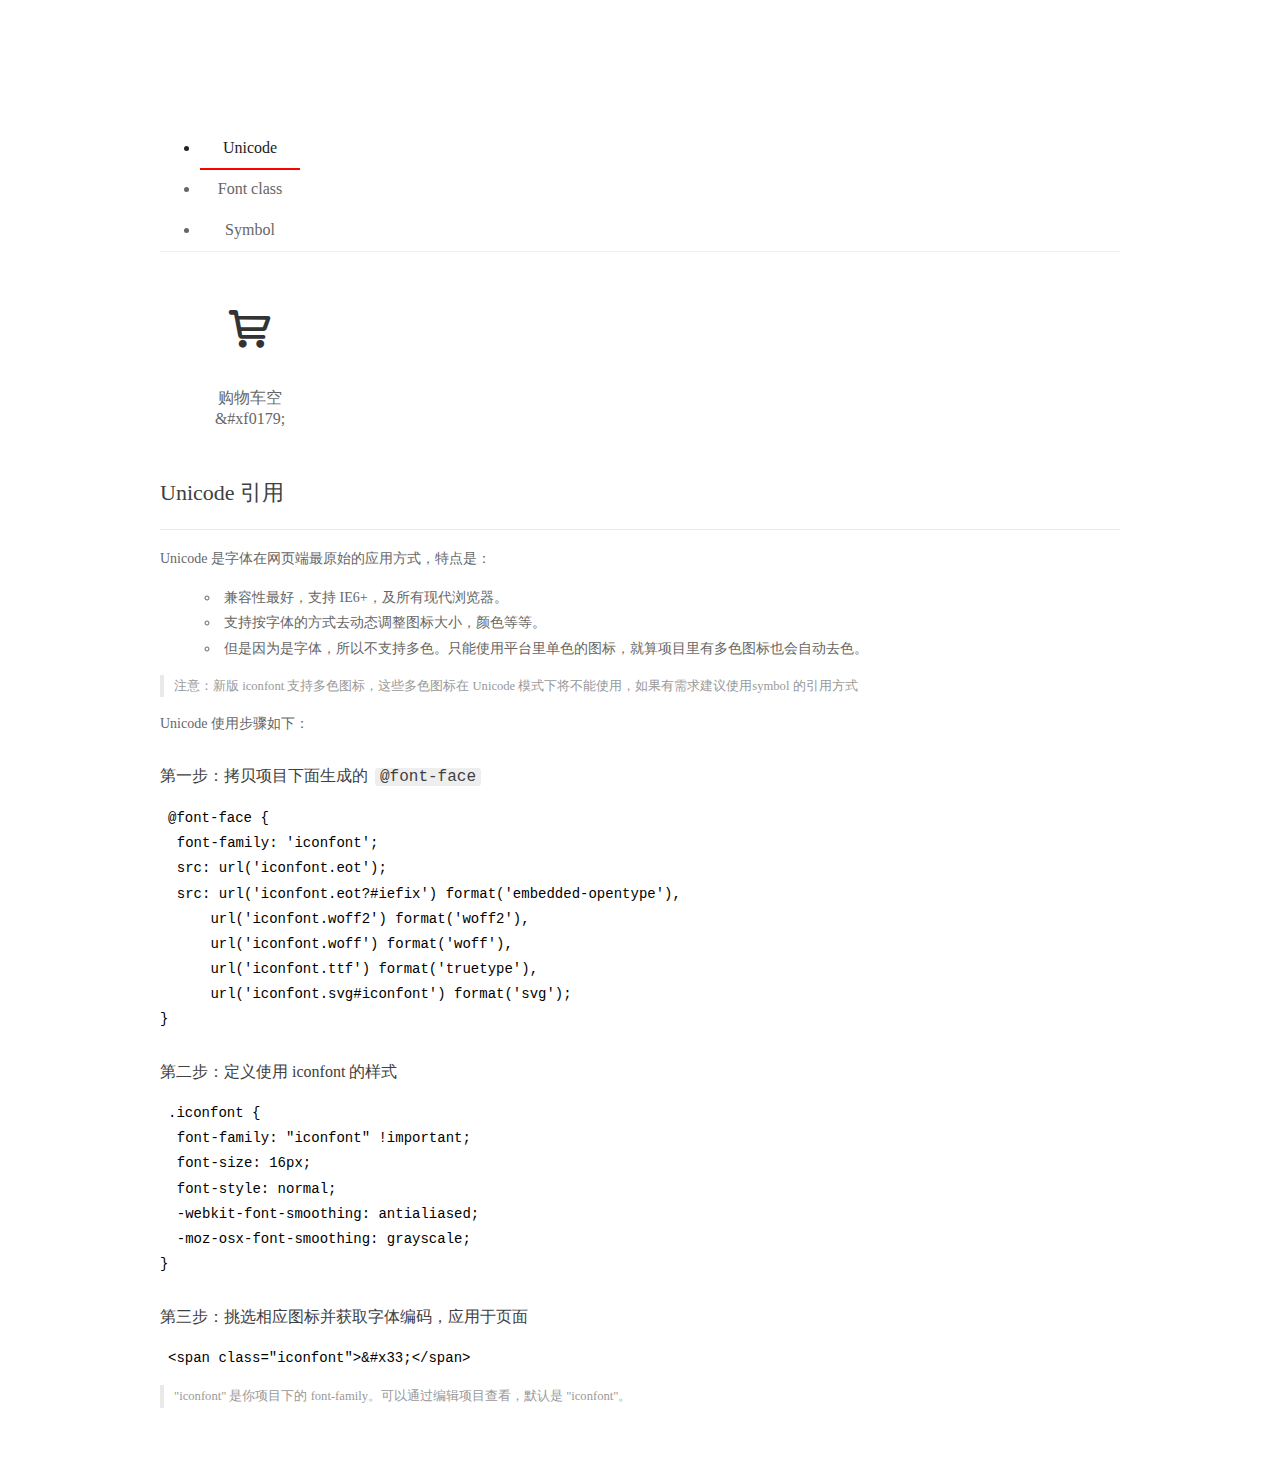
<file: 小米秒购 - 20190613/download/font_vz61hapzcx/demo_index.html>
<!DOCTYPE html>
<html>
<head>
  <meta charset="utf-8"/>
  <title>IconFont Demo</title>
  <link rel="shortcut icon" href="https://gtms04.alicdn.com/tps/i4/TB1_oz6GVXXXXaFXpXXJDFnIXXX-64-64.ico" type="image/x-icon"/>
  <link rel="stylesheet" href="https://g.alicdn.com/thx/cube/1.3.2/cube.min.css">
  <link rel="stylesheet" href="demo.css">
  <link rel="stylesheet" href="iconfont.css">
  <script src="iconfont.js"></script>
  <!-- jQuery -->
  <script src="https://a1.alicdn.com/oss/uploads/2018/12/26/7bfddb60-08e8-11e9-9b04-53e73bb6408b.js"></script>
  <!-- 代码高亮 -->
  <script src="https://a1.alicdn.com/oss/uploads/2018/12/26/a3f714d0-08e6-11e9-8a15-ebf944d7534c.js"></script>
</head>
<body>
  <div class="main">
    <h1 class="logo"><a href="https://www.iconfont.cn/" title="iconfont 首页" target="_blank">&#xe86b;</a></h1>
    <div class="nav-tabs">
      <ul id="tabs" class="dib-box">
        <li class="dib active"><span>Unicode</span></li>
        <li class="dib"><span>Font class</span></li>
        <li class="dib"><span>Symbol</span></li>
      </ul>
      
    </div>
    <div class="tab-container">
      <div class="content unicode" style="display: block;">
          <ul class="icon_lists dib-box">
          
            <li class="dib">
              <span class="icon iconfont">&#xf0179;</span>
                <div class="name">购物车空</div>
                <div class="code-name">&amp;#xf0179;</div>
              </li>
          
          </ul>
          <div class="article markdown">
          <h2 id="unicode-">Unicode 引用</h2>
          <hr>

          <p>Unicode 是字体在网页端最原始的应用方式，特点是：</p>
          <ul>
            <li>兼容性最好，支持 IE6+，及所有现代浏览器。</li>
            <li>支持按字体的方式去动态调整图标大小，颜色等等。</li>
            <li>但是因为是字体，所以不支持多色。只能使用平台里单色的图标，就算项目里有多色图标也会自动去色。</li>
          </ul>
          <blockquote>
            <p>注意：新版 iconfont 支持多色图标，这些多色图标在 Unicode 模式下将不能使用，如果有需求建议使用symbol 的引用方式</p>
          </blockquote>
          <p>Unicode 使用步骤如下：</p>
          <h3 id="-font-face">第一步：拷贝项目下面生成的 <code>@font-face</code></h3>
<pre><code class="language-css"
>@font-face {
  font-family: 'iconfont';
  src: url('iconfont.eot');
  src: url('iconfont.eot?#iefix') format('embedded-opentype'),
      url('iconfont.woff2') format('woff2'),
      url('iconfont.woff') format('woff'),
      url('iconfont.ttf') format('truetype'),
      url('iconfont.svg#iconfont') format('svg');
}
</code></pre>
          <h3 id="-iconfont-">第二步：定义使用 iconfont 的样式</h3>
<pre><code class="language-css"
>.iconfont {
  font-family: "iconfont" !important;
  font-size: 16px;
  font-style: normal;
  -webkit-font-smoothing: antialiased;
  -moz-osx-font-smoothing: grayscale;
}
</code></pre>
          <h3 id="-">第三步：挑选相应图标并获取字体编码，应用于页面</h3>
<pre>
<code class="language-html"
>&lt;span class="iconfont"&gt;&amp;#x33;&lt;/span&gt;
</code></pre>
          <blockquote>
            <p>"iconfont" 是你项目下的 font-family。可以通过编辑项目查看，默认是 "iconfont"。</p>
          </blockquote>
          </div>
      </div>
      <div class="content font-class">
        <ul class="icon_lists dib-box">
          
          <li class="dib">
            <span class="icon iconfont icon-gouwuchekong"></span>
            <div class="name">
              购物车空
            </div>
            <div class="code-name">.icon-gouwuchekong
            </div>
          </li>
          
        </ul>
        <div class="article markdown">
        <h2 id="font-class-">font-class 引用</h2>
        <hr>

        <p>font-class 是 Unicode 使用方式的一种变种，主要是解决 Unicode 书写不直观，语意不明确的问题。</p>
        <p>与 Unicode 使用方式相比，具有如下特点：</p>
        <ul>
          <li>兼容性良好，支持 IE8+，及所有现代浏览器。</li>
          <li>相比于 Unicode 语意明确，书写更直观。可以很容易分辨这个 icon 是什么。</li>
          <li>因为使用 class 来定义图标，所以当要替换图标时，只需要修改 class 里面的 Unicode 引用。</li>
          <li>不过因为本质上还是使用的字体，所以多色图标还是不支持的。</li>
        </ul>
        <p>使用步骤如下：</p>
        <h3 id="-fontclass-">第一步：引入项目下面生成的 fontclass 代码：</h3>
<pre><code class="language-html">&lt;link rel="stylesheet" href="./iconfont.css"&gt;
</code></pre>
        <h3 id="-">第二步：挑选相应图标并获取类名，应用于页面：</h3>
<pre><code class="language-html">&lt;span class="iconfont icon-xxx"&gt;&lt;/span&gt;
</code></pre>
        <blockquote>
          <p>"
            iconfont" 是你项目下的 font-family。可以通过编辑项目查看，默认是 "iconfont"。</p>
        </blockquote>
      </div>
      </div>
      <div class="content symbol">
          <ul class="icon_lists dib-box">
          
            <li class="dib">
                <svg class="icon svg-icon" aria-hidden="true">
                  <use xlink:href="#icon-gouwuchekong"></use>
                </svg>
                <div class="name">购物车空</div>
                <div class="code-name">#icon-gouwuchekong</div>
            </li>
          
          </ul>
          <div class="article markdown">
          <h2 id="symbol-">Symbol 引用</h2>
          <hr>

          <p>这是一种全新的使用方式，应该说这才是未来的主流，也是平台目前推荐的用法。相关介绍可以参考这篇<a href="">文章</a>
            这种用法其实是做了一个 SVG 的集合，与另外两种相比具有如下特点：</p>
          <ul>
            <li>支持多色图标了，不再受单色限制。</li>
            <li>通过一些技巧，支持像字体那样，通过 <code>font-size</code>, <code>color</code> 来调整样式。</li>
            <li>兼容性较差，支持 IE9+，及现代浏览器。</li>
            <li>浏览器渲染 SVG 的性能一般，还不如 png。</li>
          </ul>
          <p>使用步骤如下：</p>
          <h3 id="-symbol-">第一步：引入项目下面生成的 symbol 代码：</h3>
<pre><code class="language-html">&lt;script src="./iconfont.js"&gt;&lt;/script&gt;
</code></pre>
          <h3 id="-css-">第二步：加入通用 CSS 代码（引入一次就行）：</h3>
<pre><code class="language-html">&lt;style&gt;
.icon {
  width: 1em;
  height: 1em;
  vertical-align: -0.15em;
  fill: currentColor;
  overflow: hidden;
}
&lt;/style&gt;
</code></pre>
          <h3 id="-">第三步：挑选相应图标并获取类名，应用于页面：</h3>
<pre><code class="language-html">&lt;svg class="icon" aria-hidden="true"&gt;
  &lt;use xlink:href="#icon-xxx"&gt;&lt;/use&gt;
&lt;/svg&gt;
</code></pre>
          </div>
      </div>

    </div>
  </div>
  <script>
  $(document).ready(function () {
      $('.tab-container .content:first').show()

      $('#tabs li').click(function (e) {
        var tabContent = $('.tab-container .content')
        var index = $(this).index()

        if ($(this).hasClass('active')) {
          return
        } else {
          $('#tabs li').removeClass('active')
          $(this).addClass('active')

          tabContent.hide().eq(index).fadeIn()
        }
      })
    })
  </script>
</body>
</html>
</file>
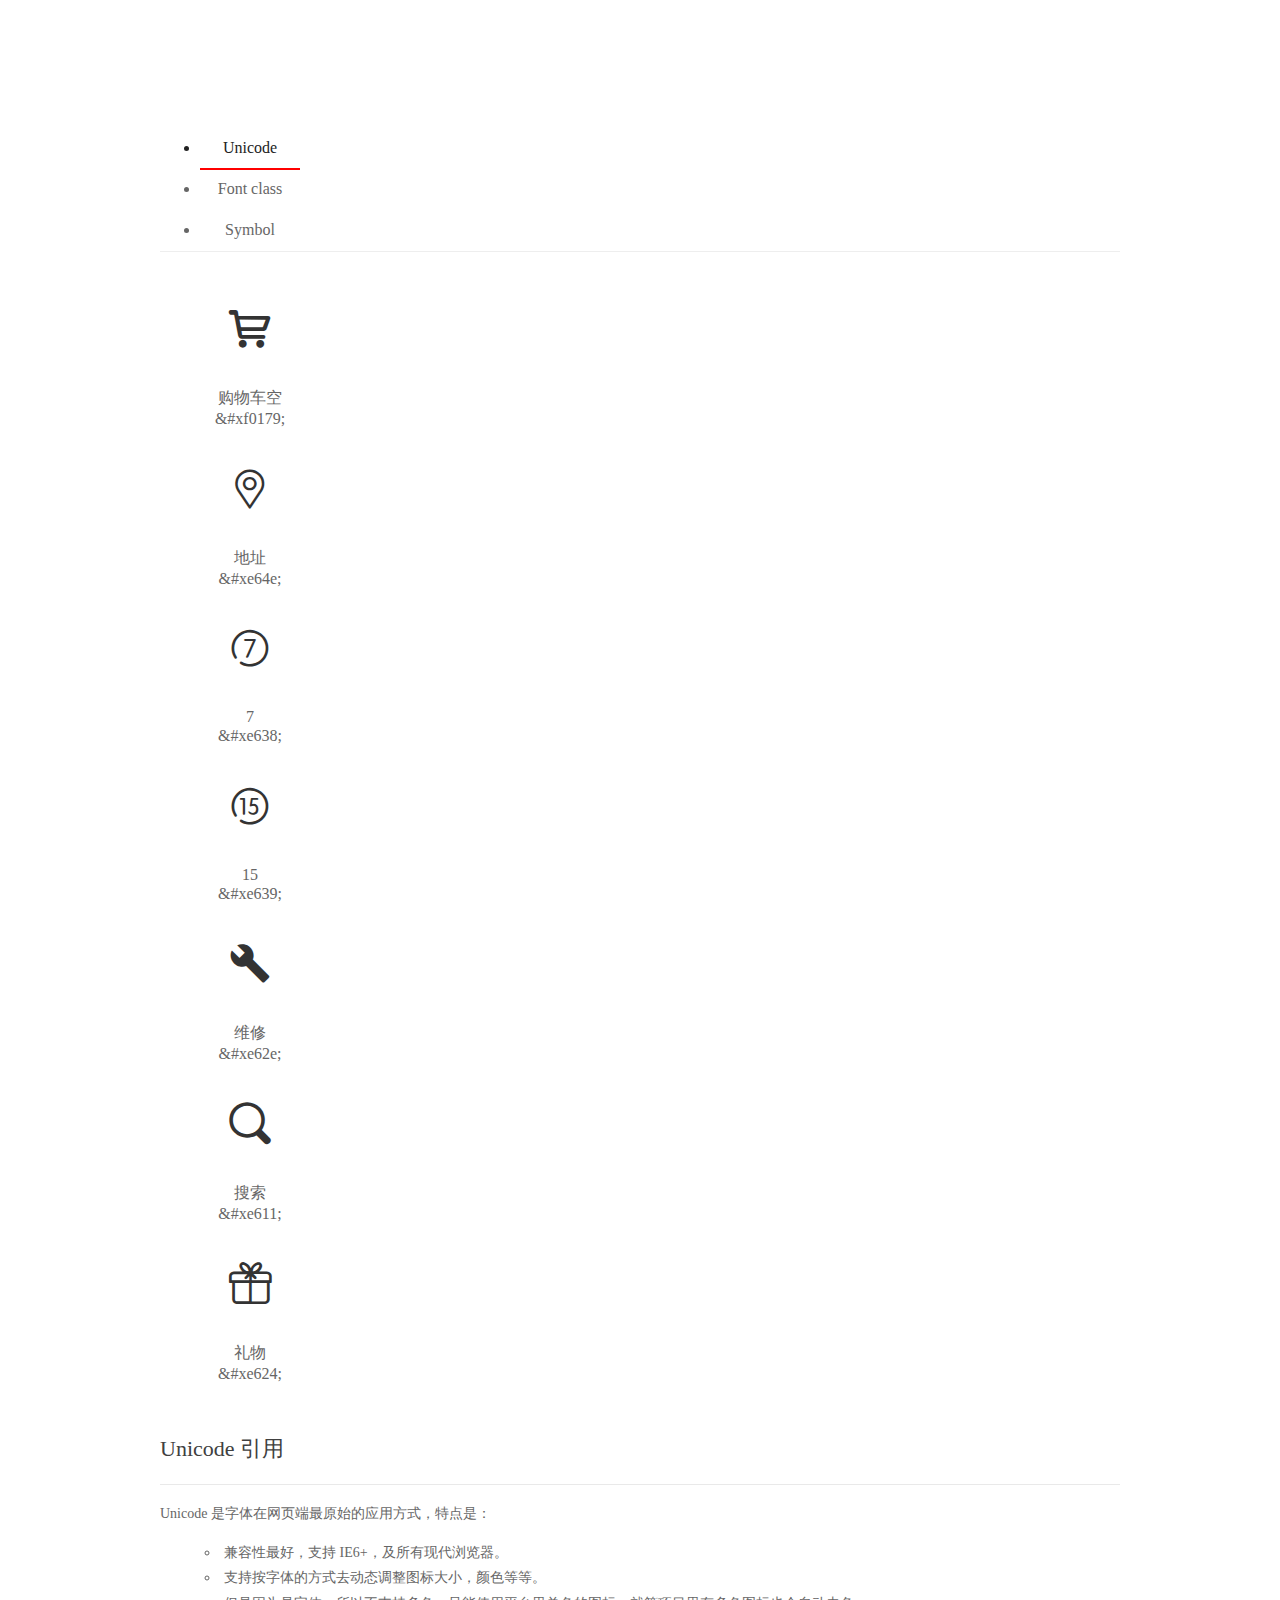
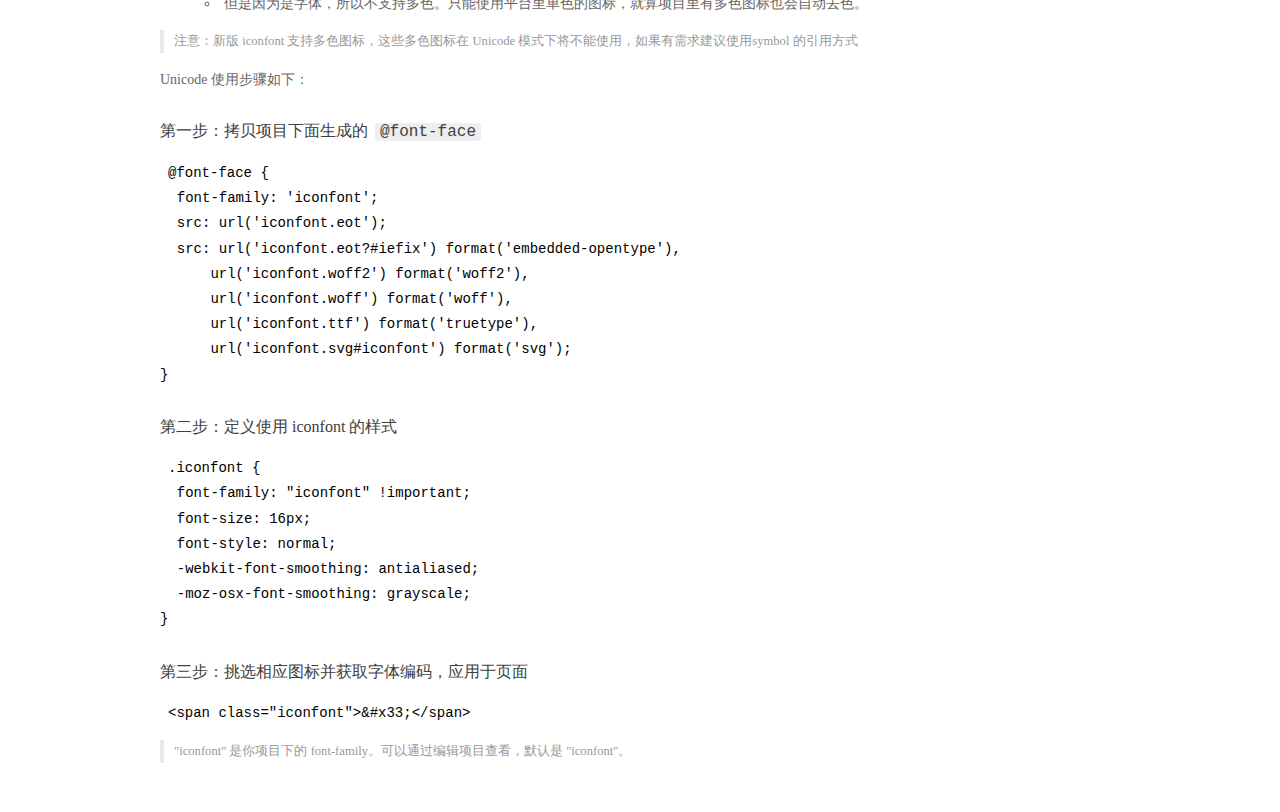
<file: 小米秒购 - 20190721/download/font_x40k0bjr9o/demo_index.html>
<!DOCTYPE html>
<html>
<head>
  <meta charset="utf-8"/>
  <title>IconFont Demo</title>
  <link rel="shortcut icon" href="https://gtms04.alicdn.com/tps/i4/TB1_oz6GVXXXXaFXpXXJDFnIXXX-64-64.ico" type="image/x-icon"/>
  <link rel="stylesheet" href="https://g.alicdn.com/thx/cube/1.3.2/cube.min.css">
  <link rel="stylesheet" href="demo.css">
  <link rel="stylesheet" href="iconfont.css">
  <script src="iconfont.js"></script>
  <!-- jQuery -->
  <script src="https://a1.alicdn.com/oss/uploads/2018/12/26/7bfddb60-08e8-11e9-9b04-53e73bb6408b.js"></script>
  <!-- 代码高亮 -->
  <script src="https://a1.alicdn.com/oss/uploads/2018/12/26/a3f714d0-08e6-11e9-8a15-ebf944d7534c.js"></script>
</head>
<body>
  <div class="main">
    <h1 class="logo"><a href="https://www.iconfont.cn/" title="iconfont 首页" target="_blank">&#xe86b;</a></h1>
    <div class="nav-tabs">
      <ul id="tabs" class="dib-box">
        <li class="dib active"><span>Unicode</span></li>
        <li class="dib"><span>Font class</span></li>
        <li class="dib"><span>Symbol</span></li>
      </ul>
      
    </div>
    <div class="tab-container">
      <div class="content unicode" style="display: block;">
          <ul class="icon_lists dib-box">
          
            <li class="dib">
              <span class="icon iconfont">&#xf0179;</span>
                <div class="name">购物车空</div>
                <div class="code-name">&amp;#xf0179;</div>
              </li>
          
            <li class="dib">
              <span class="icon iconfont">&#xe64e;</span>
                <div class="name">地址</div>
                <div class="code-name">&amp;#xe64e;</div>
              </li>
          
            <li class="dib">
              <span class="icon iconfont">&#xe638;</span>
                <div class="name">7</div>
                <div class="code-name">&amp;#xe638;</div>
              </li>
          
            <li class="dib">
              <span class="icon iconfont">&#xe639;</span>
                <div class="name">15</div>
                <div class="code-name">&amp;#xe639;</div>
              </li>
          
            <li class="dib">
              <span class="icon iconfont">&#xe62e;</span>
                <div class="name">维修</div>
                <div class="code-name">&amp;#xe62e;</div>
              </li>
          
            <li class="dib">
              <span class="icon iconfont">&#xe611;</span>
                <div class="name">搜索</div>
                <div class="code-name">&amp;#xe611;</div>
              </li>
          
            <li class="dib">
              <span class="icon iconfont">&#xe624;</span>
                <div class="name">礼物</div>
                <div class="code-name">&amp;#xe624;</div>
              </li>
          
          </ul>
          <div class="article markdown">
          <h2 id="unicode-">Unicode 引用</h2>
          <hr>

          <p>Unicode 是字体在网页端最原始的应用方式，特点是：</p>
          <ul>
            <li>兼容性最好，支持 IE6+，及所有现代浏览器。</li>
            <li>支持按字体的方式去动态调整图标大小，颜色等等。</li>
            <li>但是因为是字体，所以不支持多色。只能使用平台里单色的图标，就算项目里有多色图标也会自动去色。</li>
          </ul>
          <blockquote>
            <p>注意：新版 iconfont 支持多色图标，这些多色图标在 Unicode 模式下将不能使用，如果有需求建议使用symbol 的引用方式</p>
          </blockquote>
          <p>Unicode 使用步骤如下：</p>
          <h3 id="-font-face">第一步：拷贝项目下面生成的 <code>@font-face</code></h3>
<pre><code class="language-css"
>@font-face {
  font-family: 'iconfont';
  src: url('iconfont.eot');
  src: url('iconfont.eot?#iefix') format('embedded-opentype'),
      url('iconfont.woff2') format('woff2'),
      url('iconfont.woff') format('woff'),
      url('iconfont.ttf') format('truetype'),
      url('iconfont.svg#iconfont') format('svg');
}
</code></pre>
          <h3 id="-iconfont-">第二步：定义使用 iconfont 的样式</h3>
<pre><code class="language-css"
>.iconfont {
  font-family: "iconfont" !important;
  font-size: 16px;
  font-style: normal;
  -webkit-font-smoothing: antialiased;
  -moz-osx-font-smoothing: grayscale;
}
</code></pre>
          <h3 id="-">第三步：挑选相应图标并获取字体编码，应用于页面</h3>
<pre>
<code class="language-html"
>&lt;span class="iconfont"&gt;&amp;#x33;&lt;/span&gt;
</code></pre>
          <blockquote>
            <p>"iconfont" 是你项目下的 font-family。可以通过编辑项目查看，默认是 "iconfont"。</p>
          </blockquote>
          </div>
      </div>
      <div class="content font-class">
        <ul class="icon_lists dib-box">
          
          <li class="dib">
            <span class="icon iconfont icon-gouwuchekong"></span>
            <div class="name">
              购物车空
            </div>
            <div class="code-name">.icon-gouwuchekong
            </div>
          </li>
          
          <li class="dib">
            <span class="icon iconfont icon-dizhi"></span>
            <div class="name">
              地址
            </div>
            <div class="code-name">.icon-dizhi
            </div>
          </li>
          
          <li class="dib">
            <span class="icon iconfont icon-7"></span>
            <div class="name">
              7
            </div>
            <div class="code-name">.icon-7
            </div>
          </li>
          
          <li class="dib">
            <span class="icon iconfont icon-15"></span>
            <div class="name">
              15
            </div>
            <div class="code-name">.icon-15
            </div>
          </li>
          
          <li class="dib">
            <span class="icon iconfont icon-weixiu"></span>
            <div class="name">
              维修
            </div>
            <div class="code-name">.icon-weixiu
            </div>
          </li>
          
          <li class="dib">
            <span class="icon iconfont icon-sousuo"></span>
            <div class="name">
              搜索
            </div>
            <div class="code-name">.icon-sousuo
            </div>
          </li>
          
          <li class="dib">
            <span class="icon iconfont icon-gifs"></span>
            <div class="name">
              礼物
            </div>
            <div class="code-name">.icon-gifs
            </div>
          </li>
          
        </ul>
        <div class="article markdown">
        <h2 id="font-class-">font-class 引用</h2>
        <hr>

        <p>font-class 是 Unicode 使用方式的一种变种，主要是解决 Unicode 书写不直观，语意不明确的问题。</p>
        <p>与 Unicode 使用方式相比，具有如下特点：</p>
        <ul>
          <li>兼容性良好，支持 IE8+，及所有现代浏览器。</li>
          <li>相比于 Unicode 语意明确，书写更直观。可以很容易分辨这个 icon 是什么。</li>
          <li>因为使用 class 来定义图标，所以当要替换图标时，只需要修改 class 里面的 Unicode 引用。</li>
          <li>不过因为本质上还是使用的字体，所以多色图标还是不支持的。</li>
        </ul>
        <p>使用步骤如下：</p>
        <h3 id="-fontclass-">第一步：引入项目下面生成的 fontclass 代码：</h3>
<pre><code class="language-html">&lt;link rel="stylesheet" href="./iconfont.css"&gt;
</code></pre>
        <h3 id="-">第二步：挑选相应图标并获取类名，应用于页面：</h3>
<pre><code class="language-html">&lt;span class="iconfont icon-xxx"&gt;&lt;/span&gt;
</code></pre>
        <blockquote>
          <p>"
            iconfont" 是你项目下的 font-family。可以通过编辑项目查看，默认是 "iconfont"。</p>
        </blockquote>
      </div>
      </div>
      <div class="content symbol">
          <ul class="icon_lists dib-box">
          
            <li class="dib">
                <svg class="icon svg-icon" aria-hidden="true">
                  <use xlink:href="#icon-gouwuchekong"></use>
                </svg>
                <div class="name">购物车空</div>
                <div class="code-name">#icon-gouwuchekong</div>
            </li>
          
            <li class="dib">
                <svg class="icon svg-icon" aria-hidden="true">
                  <use xlink:href="#icon-dizhi"></use>
                </svg>
                <div class="name">地址</div>
                <div class="code-name">#icon-dizhi</div>
            </li>
          
            <li class="dib">
                <svg class="icon svg-icon" aria-hidden="true">
                  <use xlink:href="#icon-7"></use>
                </svg>
                <div class="name">7</div>
                <div class="code-name">#icon-7</div>
            </li>
          
            <li class="dib">
                <svg class="icon svg-icon" aria-hidden="true">
                  <use xlink:href="#icon-15"></use>
                </svg>
                <div class="name">15</div>
                <div class="code-name">#icon-15</div>
            </li>
          
            <li class="dib">
                <svg class="icon svg-icon" aria-hidden="true">
                  <use xlink:href="#icon-weixiu"></use>
                </svg>
                <div class="name">维修</div>
                <div class="code-name">#icon-weixiu</div>
            </li>
          
            <li class="dib">
                <svg class="icon svg-icon" aria-hidden="true">
                  <use xlink:href="#icon-sousuo"></use>
                </svg>
                <div class="name">搜索</div>
                <div class="code-name">#icon-sousuo</div>
            </li>
          
            <li class="dib">
                <svg class="icon svg-icon" aria-hidden="true">
                  <use xlink:href="#icon-gifs"></use>
                </svg>
                <div class="name">礼物</div>
                <div class="code-name">#icon-gifs</div>
            </li>
          
          </ul>
          <div class="article markdown">
          <h2 id="symbol-">Symbol 引用</h2>
          <hr>

          <p>这是一种全新的使用方式，应该说这才是未来的主流，也是平台目前推荐的用法。相关介绍可以参考这篇<a href="">文章</a>
            这种用法其实是做了一个 SVG 的集合，与另外两种相比具有如下特点：</p>
          <ul>
            <li>支持多色图标了，不再受单色限制。</li>
            <li>通过一些技巧，支持像字体那样，通过 <code>font-size</code>, <code>color</code> 来调整样式。</li>
            <li>兼容性较差，支持 IE9+，及现代浏览器。</li>
            <li>浏览器渲染 SVG 的性能一般，还不如 png。</li>
          </ul>
          <p>使用步骤如下：</p>
          <h3 id="-symbol-">第一步：引入项目下面生成的 symbol 代码：</h3>
<pre><code class="language-html">&lt;script src="./iconfont.js"&gt;&lt;/script&gt;
</code></pre>
          <h3 id="-css-">第二步：加入通用 CSS 代码（引入一次就行）：</h3>
<pre><code class="language-html">&lt;style&gt;
.icon {
  width: 1em;
  height: 1em;
  vertical-align: -0.15em;
  fill: currentColor;
  overflow: hidden;
}
&lt;/style&gt;
</code></pre>
          <h3 id="-">第三步：挑选相应图标并获取类名，应用于页面：</h3>
<pre><code class="language-html">&lt;svg class="icon" aria-hidden="true"&gt;
  &lt;use xlink:href="#icon-xxx"&gt;&lt;/use&gt;
&lt;/svg&gt;
</code></pre>
          </div>
      </div>

    </div>
  </div>
  <script>
  $(document).ready(function () {
      $('.tab-container .content:first').show()

      $('#tabs li').click(function (e) {
        var tabContent = $('.tab-container .content')
        var index = $(this).index()

        if ($(this).hasClass('active')) {
          return
        } else {
          $('#tabs li').removeClass('active')
          $(this).addClass('active')

          tabContent.hide().eq(index).fadeIn()
        }
      })
    })
  </script>
</body>
</html>
</file>
<file: 小米秒购 - 20190613/css/clearfix.css>
/* 清除浮动 */

.clearfix:after {
	/* 内容里面尽量不要空着，否则旧版本浏览器有空隙，
		引号里面不管写什么，后面都会隐藏的*/
	content: "清除浮动";
	/* 转换为块级元素 */
	display: block;
	/* 设置高度为0 避免内容将盒子撑开 */
	height: 0;
	/* 隐藏盒子，避免内容显示出来 */
	visibility: hidden;
	/* 这才是清除浮动 */
	clear: both;
}
/* 清除浮动，兼容IE6，IE7浏览器的处理方式 */
.clearfix {
	/* *号代表IE6、7能识别的特殊符号，带有*号的属性只有IE6、7才执行
		zoom 就是IE6、7 清除浮动的方法*/
	*zoom: 1;
}
</file>
<file: 小米秒购 - 20190613/css/index.css>
body {
	font-size: 16px;
}
/* ���Ҹ���,�����ظ�ʹ�� */
.leftFloat {
	float: left;
}
.rightFloat {
	float: right;
}

/* �����˵��� */
.topbar {
	background: #333333;
	height: 40px;
}
.container {
	width: 1226px;
	margin: 0 auto;
}
/* .container:before,
.container:after {
	content: "";
	display: table;
}
.container:after {
	clear: both;
}
*/
.topbar-info,
.topbar-nav {
	height: 40px;
	line-height: 40px;
	font-size: 0;
	display: inline-block;
}
.topbar a {
	font-size: 12px;
	color: #b0b0b0;
	text-decoration: none;
	display: inline-block;
}
.topbar span {
	margin: 0.5em;
	color: #424242;
	font-size: 12px;
}
.topbar a:hover {
	color: #fff;
}

/* ���ﳵ */
.topbar-cart a {
	height: 40px;
	line-height: 40px;
	display: block;
	width: 120px;
	background: #424242;
	text-align: center;
	margin-left: 15px;
}
.topbar-cart a:hover {
	background: #fff;
	color: #ff6700;
}
/* ���ﳵ��ߵ�ͼ�� */
.topbar-cart i {
	font-size: 20px;
	text-align: center;
	padding-right: 4px;
	vertical-align: -4px;
}
/* ��¼ע�� */
.topbar-info .message {
	/*padding: 0 10px;
	*/
	padding-right: 10px;
}

/* header */
.header {
	height: 100px;
}

/* header ��ߵ�logo */
.header-logo {
	margin-top: 22px;
}
.header-logo a {
	display: block;
	width: 55px;
	height: 55px;
	background: #ff6700 url(../images/mi-logo.png) no-repeat 3px 3px;
	/* ��һ��ͼƬ�� mi-home.png 
		��������3D������ͼ
	*/;
}

/* header �м�Ĳ˵��� */
.header-nav {
	width: 850px;
	height: 100px;
}
.header-nav .header-nav-list {
	width: 820px;
	height: 88px;
	padding: 12px 0 0 30px;
}
.nav-item-all,
.header-nav-list .nav-item {
	float: left;
}
.nav-item-all a,
.nav-item a {
	display: block;
	color: #333;
	text-decoration: none;
	padding: 26px 10px 38px;
}
/* ȫ����Ʒ���� */
.nav-item-all a {
	text-align: right;
	width: 127px;
}
.nav-item a:hover {
	color: #ff6700;
}

/* header �ұߵ������� */
.header-search {
	width: 296px;
	height: 50px;
	margin-top: 25px;
}
/* �������еı�����ʽ */
.header-search .search-form {
	display: block;
	width: 296px;
	height: 50px;
	/* ������λ��������潫search-text��search-btn��λ */
	position: relative;
}
/* �������е��ı��� */
.header-search .search-text {
	display: block;
	width: 245px;
	height: 50px;
	line-height: 50px;
	border: 1px solid #e0e0e0;
	/* ȥ���߿���� */
	outline: 0;
	position: absolute;
	top: 0;
	left: 0;
}
/* �������е��ύ��ť */
.header-search .search-btn {
	display: block;
	width: 52px;
	height: 50px;
	border: 1px solid #e0e0e0;
	/* ȥ���߿���� */
	outline: 0;
	/* ������Ϊ�����ú�����õ�����ͼƬ */
	font-size: 24px;
	line-height: 24px;
	background: #fff;
	color: #616161;
	position: absolute;
	top: 0;
	right: 0;
}

.header-search .search-btn:hover {
	background-color: #ff6700;
	color: #fff;
}

/* �в���������ʾ���� */
.seckill {
	background: #f5f5f5;
	margin-bottom: 300px;
}
.seckill-head {
	margin-top: 19px;
	height: 170px;
	background: url(../images/seckill.jpg) no-repeat 50% 50%;
}

/* �˵� */
.seckill-nav {
	width: 1226px;
	margin: -68px 0 22px;
}
/* �̶������� */
.seckill-navfixed {
	position: fixed;
	top: 70px;
	z-index: 3;
}
.seckill-nav ul {
	height: 68px;
	background: #414141;
}
.seckill-nav li {
	height: 68px;
	line-height: 68px;
	text-align: center;
	display: block;
	float: left;
	color: #fff;
	width: 20%;
	cursor: pointer;
}
.seckill-nav li em {
	display: inline-block;
	margin-left: 30px;
	font-style: normal;
	font-size: 18px;
	line-height: 1;
	vertical-align: middle;
}
.seckill-nav li span {
	display: inline-block;
	margin-left: 15px;
	text-align: left;
	vertical-align: middle;
	font-size: 14px;
}
.seckill-nav span em {
	display: inline-block;
	font-size: 14px;
	margin-left: 0;
	font-style: normal;
	text-align: left;
	line-height: 20px;
}
/* �˵��м������ʽ */
.seckill-nav .seckill-nav-active {
	background: #f1393a;
}

/* ��Ʒչʾ */
.seckill-goods ul {
	margin-right: -13px;
	/* �������е���Ʒ,��������������Ʒ */
	display: none;
}
/* �����ص���Ʒ��ʾ����(һ������ʾ) */
.seckill-goods .seckill-goods-avtive {
	display: block;
}

.seckill-goods li {
	position: relative;
    z-index: 1;
    float: left;
    width: 400px;
    height:190px;
    margin-left: 13px;
    margin-bottom: 13px;
    background: #fff;
    transition: all .2s linear;
    -webkit-transition: all .2s linear;
}

/* �����������Ʒ�ϵ�ʱ����ϸ�Ч�� */
.seckill-goods li:hover {
    -webkit-box-shadow: 0 15px 30px rgba(0,0,0,0.1);
    box-shadow: 0 15px 30px rgba(0,0,0,0.1);
    -webkit-transform: translate3d(0, -2px, 0);
    transform: translate3d(0, -2px, 0);
}

/* ����һ����Ʒ */
.seckill-goods .bg {
	width: 190px;
	height: 190px;
	float: left;
}
.seckill-goods .bg img {
	height: 190px;
}
 .seckill-goods .info {
	width: 190px;
	/* height: 160px;
	= height: 190px;
	- margin-top: 30px;
	*/
	height: 160px;
	background: #fff;
	/*����margin-left: 210px;
	*/
	float: right;
	padding-top: 30px;
}

.seckill-goods .info .info-name {
	font-size: 16px;
	color: #333;
	height: 16px;
	line-height: 16px;
	/* �����ֲ�����  ע��,������a��ǩ,������Ҫ��display����Ϊblock */
	display: block;
	/* �������ֻ��� */
	white-space: nowrap;
	/* ���س������� */
	overflow: hidden;
	/* �����Ĳ���������СԲ����� */
	text-overflow: ellipsis;
	text-decoration: none;
}
.seckill-goods .info .info-tips {
	font-size: 12px;
	line-height: 12px;
	color: #b0b0b0;
	margin-top: 10px;
}
.seckill-goods .info .info-price {
	font-size: 16px;
	line-height: 16px;
	color: #f1393a;
	margin-top: 30px;
}
.info .info-price del {
	color: #999;
	font-size: 12px;
	line-height: 12px;
	margin-left: 10px;
}
.seckill-goods .info .info-btn {
	display: inline-block;
	width: 118px;
	height: 28px;
	font-size: 14px;
	color: #fff;
	line-height: 28px;
	text-align: center;
	background: #83c44e;
	text-decoration: none;
	margin-top: 19px;
}
.seckill-goods .info .info-person {
	font-size: 12px;
	line-height: 12px;
	color: #999;
	margin-top: 10px;
}

/* ��Ʒ����Ĺ��� */
.seckill-notice {
	font-size: 12px;
	color: #999;
	margin-top: 100px;
	padding-bottom: 35px;
	line-height: 18px;
}
</file>
<file: 小米秒购 - 20190613/css/iconfont.css>
@font-face {font-family: "iconfont";
  src: url('iconfont.eot?t=1558450916472'); /* IE9 */
  src: url('iconfont.eot?t=1558450916472#iefix') format('embedded-opentype'), /* IE6-IE8 */
  url('[data-uri]') format('woff2'),
  url('iconfont.woff?t=1558450916472') format('woff'),
  url('iconfont.ttf?t=1558450916472') format('truetype'), /* chrome, firefox, opera, Safari, Android, iOS 4.2+ */
  url('iconfont.svg?t=1558450916472#iconfont') format('svg'); /* iOS 4.1- */
}

.iconfont {
  font-family: "iconfont" !important;
  font-size: 16px;
  font-style: normal;
  -webkit-font-smoothing: antialiased;
  -moz-osx-font-smoothing: grayscale;
}

.icon-gouwuchekong:before {
  content: "\f0179";
}
</file>
<file: 小米秒购 - 20190721/css/clearfix.css>
/* 清除浮动 */

.clearfix:after {
	/* 内容里面尽量不要空着，否则旧版本浏览器有空隙，
		引号里面不管写什么，后面都会隐藏的*/
	content: "清除浮动";
	/* 转换为块级元素 */
	display: block;
	/* 设置高度为0 避免内容将盒子撑开 */
	height: 0;
	/* 隐藏盒子，避免内容显示出来 */
	visibility: hidden;
	/* 这才是清除浮动 */
	clear: both;
}
/* 清除浮动，兼容IE6，IE7浏览器的处理方式 */
.clearfix {
	/* *号代表IE6、7能识别的特殊符号，带有*号的属性只有IE6、7才执行
		zoom 就是IE6、7 清除浮动的方法*/
	*zoom: 1;
}
</file>
<file: 小米秒购 - 20190721/css/style.css>
/*
	最上面的 菜单+logo+搜索 通用样式表
 */

body {
	font-size: 16px;
}
/* 左右浮动,便于重复使用 */
.leftFloat {
	float: left;
}
.rightFloat {
	float: right;
}

/* 顶部菜单栏 */
.topbar {
	background: #333333;
	height: 40px;
}
/* 版心 */
.container {
	width: 1226px;
	margin: 0 auto;
}

.topbar-info,
.topbar-nav {
	height: 40px;
	line-height: 40px;
	/* font-size: 0; 清除子标签换行带来的空格 */
	font-size: 0;
	display: inline-block;
}
.topbar a {
	font-size: 12px;
	color: #b0b0b0;
	text-decoration: none;
	display: inline-block;
}
.topbar span {
	margin: 0.5em;
	color: #424242;
	font-size: 12px;
}
.topbar-nav a:hover,
.topbar-info a:hover {
	color: #fff;
}

/* 添加下载app的二维码 */
.topbar-nav .app {
	position: relative;
}
.topbar-nav .app .appBox {
	display: none;
	width: 124px;
	background: #fff;
	position: absolute;
	top: 40px;
	left: -36px;
	padding: 18px 0 6px;
	box-shadow: rgb(170, 170, 170) 0 1px 5px;
	z-index: 25;
}
.topbar-nav .app .appBox:before {
	content: '';
	width: 0;
	height: 0;
	border-top: 10px solid transparent;
	border-right: 10px solid transparent;
	border-left: 10px solid transparent;
	border-bottom: 10px solid #fff;
	position: absolute;
	top: -20px;
	left: 52px;
}
.topbar-nav .app .appBox img {
	display: block;
	width: 90px;
	height: 90px;
	margin: 0 auto;
}
.topbar-nav .app .appBox span {
	display: block;
	text-align: center;
	font-size: 14px;
	color: #333;
	line-height: 1;
	margin-top: 14px;
}
.topbar-nav .app:hover .appBox {
	display: block;
}
/* 购物车 */
.topbar-cart {
	position: relative;
}
/* 购物车的样式 */
.topbar-cart a {
	height: 40px;
	line-height: 40px;
	display: block;
	width: 120px;
	background: #424242;
	text-align: center;
	margin-left: 15px;
	/* 下面两行代码是为了盖住下面盒子的阴影 */
	position: relative;
	z-index: 3;
}
/* 鼠标放在购物车上的时候,购物车的样式 */
.topbar-cart .activeBuyCar {
	display: block;
	background: #fff;
	color: #ff6700;
}
/* 购物车下面的盒子,鼠标移动在购物车上的时候显示出来 */
.activeBuyBox {
	display: none;
	width: 330px;
	height: 100px;
	line-height: 100px;
	background: #fff;
	text-align: center;
	font-size: 14px;
	position: absolute;
	top: 40px;
	left: -195px;
	z-index: 2;
	box-shadow: 0 2px 10px rgba(0, 0, 0, .15);
}


/* 购物车左边的图标 */
.topbar-cart i {
	font-size: 20px;
	text-align: center;
	padding-right: 4px;
	vertical-align: -4px;
}
/* 登录注册 */
.topbar-info .message {
	/*padding: 0 10px;
	*/
	padding-right: 10px;
}

/* header */
.header {
	height: 100px;
}

/* header 左边的logo */
.header-logo {
	margin-top: 22px;
}
/*当网络不好的时候,a标签中没有包裹内容时,则a标签内部的所有内容都不会显示出来;
我们为了在网络差的时候显示"小米官网",网络好的时候不显示"小米官网",显示其他内容的时候
我们可以加一个text-indent 属性*/
.indent-logo {
	text-indent: -9999px;
	text-align: left;
	overflow: hidden;
}
.header-logo a {
	display: block;
	width: 49px;
	height: 49px;
	padding: 3px;
	background: #ff6700 url(../images/mi-Lo.png) no-repeat -46px 3px;
	transition: all .2s;
}
/* 鼠标放在logo上时,logo右移动 */
.header-logo a:hover {
	background: #ff6700 url(../images/mi-Lo.png) no-repeat 3px 3px;
}

/* header 中间的菜单栏 */
.header-nav {
	width: 850px;
	height: 100px;
}
.header-nav .header-nav-list {
	width: 820px;
	height: 88px;
	padding: 15px 0 0 20px;
}
.header-nav-list .nav-item-all,
.header-nav-list .nav-item {
	float: left;
	/*position: relative;*/
}
/* 鼠标移入所有商品分类时出现的盒子 */
/*.nav-item-all .product-classify {
	width: 234px;
	height: 460px;
	font-size: 14px;
	background: blue;
	position: absolute;
	top: 88px;
	left: -84px;
	z-index: 20;
}*/

.nav-item-all a,
.nav-item a {
	display: block;
	color: #333;
	text-decoration: none;
	padding: 26px 10px 38px;
}
/* 全部商品分类 */
.nav-item-all a {
	text-align: right;
	width: 127px;
}
.nav-item a:hover {
	color: #ff6700;
}

/* header 右边的搜索框 */
.header-search {
	width: 296px;
	height: 50px;
	margin-top: 25px;
}
/* 搜索框中的表单样式 */
.header-search .search-form {
	display: block;
	width: 296px;
	height: 50px;
	/* 开启定位，方便后面将search-text与search-btn定位 */
	position: relative;
}
/* 搜索框中的文本框 */
.header-search .search-text {
	display: block;
	width: 245px;
	height: 50px;
	line-height: 50px;
	border: 1px solid #e0e0e0;
	/* 去掉边框高亮 */
	outline: 0;
	position: absolute;
	top: 0;
	left: 0;
	text-indent: 15px;
	transition: all .3s linear;
}
/* 搜索框中的提交按钮 */
.header-search .search-btn {
	display: block;
	width: 52px;
	height: 50px;
	border: 1px solid #e0e0e0;
	/* 去掉边框高亮 */
	outline: 0;
	/* 这里是为了设置后面放置的字体图片 */
	font-size: 24px;
	line-height: 24px;
	background: #fff;
	color: #616161;
	position: absolute;
	top: 0;
	right: 0;
	transition: all .3s linear;
}

.header-search .search-btn:hover {
	background-color: #ff6700;
	color: #fff;
}










/* 
	最下面的 口号+帮助中心+版权 通用样式 
*/

/* 版权部分 口号 */
.aboutUs {
	width: 100%;
	background: #fff;
}
.aboutNav {
	padding: 27px 0;
	border-bottom: 1px solid #e0e0e0;
}
.aboutNav a {
	float: left;
	width: 19%;
	height: 25px;
	line-height: 25px;
	text-align: center;
	color: #616161;
	font-size: 16px;
	text-decoration: none;
	transition: all .3s;
}
.aboutNav a:hover {
	color: #ff6700;
}
.aboutNav span {
	float: left;
	width: 1px;
	height: 25px;
	line-height: 25px;
	background: #e0e0e0;
}
/* 字体图标的样式 */
.aboutNav i {
	font-size: 30px;
	padding: 0 8px;
	text-align: center;
	vertical-align: -4px;
}
/* 帮助中心 */
.help {
	padding: 40px 0;
	/*background: skyblue;*/
}
.help-center {
	float: left;
	border-right: 1px solid #e0e0e0;
}
.help-center dl {
	width: 160px;
	float: left;
}
.help-center dl dt {
	margin: 0 0 26px;
	font-size: 14px;
	color: #424242;
}
.help-center dl dd {
	margin: 10px 0 0;
	font-size: 12px;
}
.help-center dl dd a {
	color: #757575;
	text-decoration: none;
}
.help-center dl dd a:hover {
	color: #ff6700;
}

/* 帮助中心右边的电话 */
.help-phone {
	float: right;
	width: 251px;
	height: 96px;
	text-align: center;
	color: #616161;
}
.help-phone .phone {
	margin: 0 0 5px;
	font-size: 22px;
	line-height: 1;
	color: #ff6700;
}
.help-phone p {
	margin: 0 0 16px;
	line-height: 1;
	font-size: 12px;
}
.help-phone .btn {
	display: inline-block;
	width: 118px;
	height: 28px;
	font-size: 12px;
	line-height: 28px;
	background: #fff;
	color: #ff6700;
	border: 1px solid #ff6700;
	text-decoration: none;
	transition: all .4s;
}
.help-phone .btn:hover {
	color: #fff;
	background: #f25807;
}

/* 版权信息 */
.copyright {
	background: #f5f5f5;
	padding: 30px 0;
	font-size: 12px;
}
.copyright .container {
	position: relative;
}
/* 左边的logo */
.copyright .container .info-logo {
	width: 57px;
	height: 57px;
	margin-right: 10px;
	font-size: 12px;
	background: #f25807 url(../images/mi-logo.png) no-repeat center center;
	position: absolute;
	left: 0;
	top: 0;
}
/* 右边的文字 */
.copyright .info-text {
	margin-left: 67px;
	color: #b0b0b0;
}
.copyright .info-text p {
	line-height: 18px;
	margin: 0;
}
.copyright .info-text p:first-child {
	/* 为了清除子标签代码换行带来的空格 */
	font-size: 0;
}
.copyright .info-text a {
	font-size: 12px;
	text-decoration: none;
	color: #757575;
}
.copyright .info-text span {
	font-size: 12px;
	margin: 0 0.25em;
}
.info-text p:last-child a {
	color: #b0b0b0;
}
.info-text p:last-child a:hover {
	color: #ff6700;
}

/* 最下面的一排图片 */
.copyright .info-links {
	height: 28px;
	margin: 5px 0 0;
	margin-left: 67px;
}
.copyright .info-links img {
	height: 28px;
	width: auto;
	margin-left: 0;
	margin-bottom: 15px;
}

.copyright .slogan {
	margin: 30px auto 0;
	width: 267px;
	height: 19px;
	background: url(../images/slogan2016.png) no-repeat center 0;
}
</file>
<file: 小米秒购 - 20190721/css/iconfont.css>
@font-face {font-family: "iconfont";
  src: url('iconfont.eot?t=1563467289859'); /* IE9 */
  src: url('iconfont.eot?t=1563467289859#iefix') format('embedded-opentype'), /* IE6-IE8 */
  url('[data-uri]') format('woff2'),
  url('iconfont.woff?t=1563467289859') format('woff'),
  url('iconfont.ttf?t=1563467289859') format('truetype'), /* chrome, firefox, opera, Safari, Android, iOS 4.2+ */
  url('iconfont.svg?t=1563467289859#iconfont') format('svg'); /* iOS 4.1- */
}

.iconfont {
  font-family: "iconfont" !important;
  font-size: 16px;
  font-style: normal;
  -webkit-font-smoothing: antialiased;
  -moz-osx-font-smoothing: grayscale;
}

.icon-gouwuchekong:before {
  content: "\f0179";
}

.icon-dizhi:before {
  content: "\e64e";
}

.icon-7:before {
  content: "\e638";
}

.icon-15:before {
  content: "\e639";
}

.icon-weixiu:before {
  content: "\e62e";
}

.icon-sousuo:before {
  content: "\e611";
}

.icon-gifs:before {
  content: "\e624";
}
</file>
<file: 小米秒购 - 20190721/css/seckill.css>
/* 
	С������
	�в���������ʾ���� 
*/


.seckill {
	background: #f5f5f5;
	/*margin-bottom: 300px;*/
}
.seckill-head {
	margin-top: 19px;
	height: 170px;
	background: url(../images/seckill/seckill.jpg) no-repeat 50% 50%;
}

/* �˵� */
.seckill-nav {
	width: 1226px;
	margin: -68px 0 22px;
}
/* �̶������� */
.seckill-navfixed {
	position: fixed;
	top: 70px;
	z-index: 3;
}
.seckill-nav ul {
	height: 68px;
	background: #414141;
}
.seckill-nav li {
	height: 68px;
	line-height: 68px;
	text-align: center;
	display: block;
	float: left;
	color: #fff;
	width: 20%;
	cursor: pointer;
}
.seckill-nav li em {
	display: inline-block;
	margin-left: 30px;
	font-style: normal;
	font-size: 18px;
	line-height: 1;
	vertical-align: middle;
}
.seckill-nav li span {
	display: inline-block;
	margin-left: 15px;
	text-align: left;
	vertical-align: middle;
	font-size: 14px;
}
.seckill-nav span em {
	display: inline-block;
	font-size: 14px;
	margin-left: 0;
	font-style: normal;
	text-align: left;
	line-height: 20px;
}
/* �˵��м������ʽ */
.seckill-nav .seckill-nav-active {
	background: #f1393a;
}

/* ��Ʒչʾ */
.seckill-goods {
	margin-left: -13px;
}
.seckill-goods ul {
	margin-right: -13px;
	/* �������е���Ʒ,��������������Ʒ */
	display: none;
}
/* �����ص���Ʒ��ʾ����(һ������ʾ) */
.seckill-goods .seckill-goods-avtive {
	display: block;
}

.seckill-goods li {
	position: relative;
    z-index: 1;
    float: left;
    width: 400px;
    height:190px;
    margin-left: 13px;
    margin-bottom: 13px;
    background: #fff;
    transition: all .2s linear;
    -webkit-transition: all .2s linear;
}

/* �����������Ʒ�ϵ�ʱ����ϸ�Ч�� */
.seckill-goods li:hover {
	box-shadow: 0 15px 30px rgba(0,0,0,0.1);
	transform: translate3d(0, -2px, 0);
    -webkit-box-shadow: 0 15px 30px rgba(0,0,0,0.1);
    -webkit-transform: translate3d(0, -2px, 0);
}

/* ����һ����Ʒ */
.seckill-goods .bg {
	width: 190px;
	height: 190px;
	float: left;
}
.seckill-goods .bg img {
	height: 190px;
}
 .seckill-goods .info {
	width: 190px;
	/* height: 160px;
	= height: 190px;
	- margin-top: 30px;
	*/
	height: 160px;
	background: #fff;
	/*����margin-left: 210px;
	*/
	float: right;
	padding-top: 30px;
}

.seckill-goods .info .info-name {
	font-size: 16px;
	color: #333;
	height: 16px;
	line-height: 16px;
	/* �����ֲ�����  ע��,������a��ǩ,������Ҫ��display����Ϊblock */
	display: block;
	/* �������ֻ��� */
	white-space: nowrap;
	/* ���س������� */
	overflow: hidden;
	/* �����Ĳ���������СԲ����� */
	text-overflow: ellipsis;
	text-decoration: none;
}
.seckill-goods .info .info-tips {
	font-size: 12px;
	line-height: 12px;
	color: #b0b0b0;
	margin-top: 10px;
}
.seckill-goods .info .info-price {
	font-size: 16px;
	line-height: 16px;
	color: #f1393a;
	margin-top: 30px;
}
.info .info-price del {
	color: #999;
	font-size: 12px;
	line-height: 12px;
	margin-left: 10px;
}
.seckill-goods .info .info-btn {
	display: inline-block;
	width: 118px;
	height: 28px;
	font-size: 14px;
	color: #fff;
	line-height: 28px;
	text-align: center;
	background: #83c44e;
	text-decoration: none;
	margin-top: 19px;
}
.seckill-goods .info .info-person {
	font-size: 12px;
	line-height: 12px;
	color: #999;
	margin-top: 10px;
}

/* ��Ʒ����Ĺ��� */
.seckill-notice {
	font-size: 12px;
	color: #999;
	margin-top: 100px;
	padding-bottom: 35px;
	line-height: 18px;
}
</file>
<file: 小米秒购 - 20190613/download/font_vz61hapzcx/demo.css>
/* Logo 字体 */
@font-face {
  font-family: "iconfont logo";
  src: url('https://at.alicdn.com/t/font_985780_km7mi63cihi.eot?t=1545807318834');
  src: url('https://at.alicdn.com/t/font_985780_km7mi63cihi.eot?t=1545807318834#iefix') format('embedded-opentype'),
    url('https://at.alicdn.com/t/font_985780_km7mi63cihi.woff?t=1545807318834') format('woff'),
    url('https://at.alicdn.com/t/font_985780_km7mi63cihi.ttf?t=1545807318834') format('truetype'),
    url('https://at.alicdn.com/t/font_985780_km7mi63cihi.svg?t=1545807318834#iconfont') format('svg');
}

.logo {
  font-family: "iconfont logo";
  font-size: 160px;
  font-style: normal;
  -webkit-font-smoothing: antialiased;
  -moz-osx-font-smoothing: grayscale;
}

/* tabs */
.nav-tabs {
  position: relative;
}

.nav-tabs .nav-more {
  position: absolute;
  right: 0;
  bottom: 0;
  height: 42px;
  line-height: 42px;
  color: #666;
}

#tabs {
  border-bottom: 1px solid #eee;
}

#tabs li {
  cursor: pointer;
  width: 100px;
  height: 40px;
  line-height: 40px;
  text-align: center;
  font-size: 16px;
  border-bottom: 2px solid transparent;
  position: relative;
  z-index: 1;
  margin-bottom: -1px;
  color: #666;
}


#tabs .active {
  border-bottom-color: #f00;
  color: #222;
}

.tab-container .content {
  display: none;
}

/* 页面布局 */
.main {
  padding: 30px 100px;
  width: 960px;
  margin: 0 auto;
}

.main .logo {
  color: #333;
  text-align: left;
  margin-bottom: 30px;
  line-height: 1;
  height: 110px;
  margin-top: -50px;
  overflow: hidden;
  *zoom: 1;
}

.main .logo a {
  font-size: 160px;
  color: #333;
}

.helps {
  margin-top: 40px;
}

.helps pre {
  padding: 20px;
  margin: 10px 0;
  border: solid 1px #e7e1cd;
  background-color: #fffdef;
  overflow: auto;
}

.icon_lists {
  width: 100% !important;
  overflow: hidden;
  *zoom: 1;
}

.icon_lists li {
  width: 100px;
  margin-bottom: 10px;
  margin-right: 20px;
  text-align: center;
  list-style: none !important;
  cursor: default;
}

.icon_lists li .code-name {
  line-height: 1.2;
}

.icon_lists .icon {
  display: block;
  height: 100px;
  line-height: 100px;
  font-size: 42px;
  margin: 10px auto;
  color: #333;
  -webkit-transition: font-size 0.25s linear, width 0.25s linear;
  -moz-transition: font-size 0.25s linear, width 0.25s linear;
  transition: font-size 0.25s linear, width 0.25s linear;
}

.icon_lists .icon:hover {
  font-size: 100px;
}

.icon_lists .svg-icon {
  /* 通过设置 font-size 来改变图标大小 */
  width: 1em;
  /* 图标和文字相邻时，垂直对齐 */
  vertical-align: -0.15em;
  /* 通过设置 color 来改变 SVG 的颜色/fill */
  fill: currentColor;
  /* path 和 stroke 溢出 viewBox 部分在 IE 下会显示
      normalize.css 中也包含这行 */
  overflow: hidden;
}

.icon_lists li .name,
.icon_lists li .code-name {
  color: #666;
}

/* markdown 样式 */
.markdown {
  color: #666;
  font-size: 14px;
  line-height: 1.8;
}

.highlight {
  line-height: 1.5;
}

.markdown img {
  vertical-align: middle;
  max-width: 100%;
}

.markdown h1 {
  color: #404040;
  font-weight: 500;
  line-height: 40px;
  margin-bottom: 24px;
}

.markdown h2,
.markdown h3,
.markdown h4,
.markdown h5,
.markdown h6 {
  color: #404040;
  margin: 1.6em 0 0.6em 0;
  font-weight: 500;
  clear: both;
}

.markdown h1 {
  font-size: 28px;
}

.markdown h2 {
  font-size: 22px;
}

.markdown h3 {
  font-size: 16px;
}

.markdown h4 {
  font-size: 14px;
}

.markdown h5 {
  font-size: 12px;
}

.markdown h6 {
  font-size: 12px;
}

.markdown hr {
  height: 1px;
  border: 0;
  background: #e9e9e9;
  margin: 16px 0;
  clear: both;
}

.markdown p {
  margin: 1em 0;
}

.markdown>p,
.markdown>blockquote,
.markdown>.highlight,
.markdown>ol,
.markdown>ul {
  width: 80%;
}

.markdown ul>li {
  list-style: circle;
}

.markdown>ul li,
.markdown blockquote ul>li {
  margin-left: 20px;
  padding-left: 4px;
}

.markdown>ul li p,
.markdown>ol li p {
  margin: 0.6em 0;
}

.markdown ol>li {
  list-style: decimal;
}

.markdown>ol li,
.markdown blockquote ol>li {
  margin-left: 20px;
  padding-left: 4px;
}

.markdown code {
  margin: 0 3px;
  padding: 0 5px;
  background: #eee;
  border-radius: 3px;
}

.markdown strong,
.markdown b {
  font-weight: 600;
}

.markdown>table {
  border-collapse: collapse;
  border-spacing: 0px;
  empty-cells: show;
  border: 1px solid #e9e9e9;
  width: 95%;
  margin-bottom: 24px;
}

.markdown>table th {
  white-space: nowrap;
  color: #333;
  font-weight: 600;
}

.markdown>table th,
.markdown>table td {
  border: 1px solid #e9e9e9;
  padding: 8px 16px;
  text-align: left;
}

.markdown>table th {
  background: #F7F7F7;
}

.markdown blockquote {
  font-size: 90%;
  color: #999;
  border-left: 4px solid #e9e9e9;
  padding-left: 0.8em;
  margin: 1em 0;
}

.markdown blockquote p {
  margin: 0;
}

.markdown .anchor {
  opacity: 0;
  transition: opacity 0.3s ease;
  margin-left: 8px;
}

.markdown .waiting {
  color: #ccc;
}

.markdown h1:hover .anchor,
.markdown h2:hover .anchor,
.markdown h3:hover .anchor,
.markdown h4:hover .anchor,
.markdown h5:hover .anchor,
.markdown h6:hover .anchor {
  opacity: 1;
  display: inline-block;
}

.markdown>br,
.markdown>p>br {
  clear: both;
}


.hljs {
  display: block;
  background: white;
  padding: 0.5em;
  color: #333333;
  overflow-x: auto;
}

.hljs-comment,
.hljs-meta {
  color: #969896;
}

.hljs-string,
.hljs-variable,
.hljs-template-variable,
.hljs-strong,
.hljs-emphasis,
.hljs-quote {
  color: #df5000;
}

.hljs-keyword,
.hljs-selector-tag,
.hljs-type {
  color: #a71d5d;
}

.hljs-literal,
.hljs-symbol,
.hljs-bullet,
.hljs-attribute {
  color: #0086b3;
}

.hljs-section,
.hljs-name {
  color: #63a35c;
}

.hljs-tag {
  color: #333333;
}

.hljs-title,
.hljs-attr,
.hljs-selector-id,
.hljs-selector-class,
.hljs-selector-attr,
.hljs-selector-pseudo {
  color: #795da3;
}

.hljs-addition {
  color: #55a532;
  background-color: #eaffea;
}

.hljs-deletion {
  color: #bd2c00;
  background-color: #ffecec;
}

.hljs-link {
  text-decoration: underline;
}

/* 代码高亮 */
/* PrismJS 1.15.0
https://prismjs.com/download.html#themes=prism&languages=markup+css+clike+javascript */
/**
 * prism.js default theme for JavaScript, CSS and HTML
 * Based on dabblet (http://dabblet.com)
 * @author Lea Verou
 */
code[class*="language-"],
pre[class*="language-"] {
  color: black;
  background: none;
  text-shadow: 0 1px white;
  font-family: Consolas, Monaco, 'Andale Mono', 'Ubuntu Mono', monospace;
  text-align: left;
  white-space: pre;
  word-spacing: normal;
  word-break: normal;
  word-wrap: normal;
  line-height: 1.5;

  -moz-tab-size: 4;
  -o-tab-size: 4;
  tab-size: 4;

  -webkit-hyphens: none;
  -moz-hyphens: none;
  -ms-hyphens: none;
  hyphens: none;
}

pre[class*="language-"]::-moz-selection,
pre[class*="language-"] ::-moz-selection,
code[class*="language-"]::-moz-selection,
code[class*="language-"] ::-moz-selection {
  text-shadow: none;
  background: #b3d4fc;
}

pre[class*="language-"]::selection,
pre[class*="language-"] ::selection,
code[class*="language-"]::selection,
code[class*="language-"] ::selection {
  text-shadow: none;
  background: #b3d4fc;
}

@media print {

  code[class*="language-"],
  pre[class*="language-"] {
    text-shadow: none;
  }
}

/* Code blocks */
pre[class*="language-"] {
  padding: 1em;
  margin: .5em 0;
  overflow: auto;
}

:not(pre)>code[class*="language-"],
pre[class*="language-"] {
  background: #f5f2f0;
}

/* Inline code */
:not(pre)>code[class*="language-"] {
  padding: .1em;
  border-radius: .3em;
  white-space: normal;
}

.token.comment,
.token.prolog,
.token.doctype,
.token.cdata {
  color: slategray;
}

.token.punctuation {
  color: #999;
}

.namespace {
  opacity: .7;
}

.token.property,
.token.tag,
.token.boolean,
.token.number,
.token.constant,
.token.symbol,
.token.deleted {
  color: #905;
}

.token.selector,
.token.attr-name,
.token.string,
.token.char,
.token.builtin,
.token.inserted {
  color: #690;
}

.token.operator,
.token.entity,
.token.url,
.language-css .token.string,
.style .token.string {
  color: #9a6e3a;
  background: hsla(0, 0%, 100%, .5);
}

.token.atrule,
.token.attr-value,
.token.keyword {
  color: #07a;
}

.token.function,
.token.class-name {
  color: #DD4A68;
}

.token.regex,
.token.important,
.token.variable {
  color: #e90;
}

.token.important,
.token.bold {
  font-weight: bold;
}

.token.italic {
  font-style: italic;
}

.token.entity {
  cursor: help;
}
</file>
<file: 小米秒购 - 20190613/download/font_vz61hapzcx/iconfont.css>
@font-face {font-family: "iconfont";
  src: url('iconfont.eot?t=1558450916472'); /* IE9 */
  src: url('iconfont.eot?t=1558450916472#iefix') format('embedded-opentype'), /* IE6-IE8 */
  url('[data-uri]') format('woff2'),
  url('iconfont.woff?t=1558450916472') format('woff'),
  url('iconfont.ttf?t=1558450916472') format('truetype'), /* chrome, firefox, opera, Safari, Android, iOS 4.2+ */
  url('iconfont.svg?t=1558450916472#iconfont') format('svg'); /* iOS 4.1- */
}

.iconfont {
  font-family: "iconfont" !important;
  font-size: 16px;
  font-style: normal;
  -webkit-font-smoothing: antialiased;
  -moz-osx-font-smoothing: grayscale;
}

.icon-gouwuchekong:before {
  content: "\f0179";
}
</file>
<file: 小米秒购 - 20190721/download/font_x40k0bjr9o/demo.css>
/* Logo 字体 */
@font-face {
  font-family: "iconfont logo";
  src: url('https://at.alicdn.com/t/font_985780_km7mi63cihi.eot?t=1545807318834');
  src: url('https://at.alicdn.com/t/font_985780_km7mi63cihi.eot?t=1545807318834#iefix') format('embedded-opentype'),
    url('https://at.alicdn.com/t/font_985780_km7mi63cihi.woff?t=1545807318834') format('woff'),
    url('https://at.alicdn.com/t/font_985780_km7mi63cihi.ttf?t=1545807318834') format('truetype'),
    url('https://at.alicdn.com/t/font_985780_km7mi63cihi.svg?t=1545807318834#iconfont') format('svg');
}

.logo {
  font-family: "iconfont logo";
  font-size: 160px;
  font-style: normal;
  -webkit-font-smoothing: antialiased;
  -moz-osx-font-smoothing: grayscale;
}

/* tabs */
.nav-tabs {
  position: relative;
}

.nav-tabs .nav-more {
  position: absolute;
  right: 0;
  bottom: 0;
  height: 42px;
  line-height: 42px;
  color: #666;
}

#tabs {
  border-bottom: 1px solid #eee;
}

#tabs li {
  cursor: pointer;
  width: 100px;
  height: 40px;
  line-height: 40px;
  text-align: center;
  font-size: 16px;
  border-bottom: 2px solid transparent;
  position: relative;
  z-index: 1;
  margin-bottom: -1px;
  color: #666;
}


#tabs .active {
  border-bottom-color: #f00;
  color: #222;
}

.tab-container .content {
  display: none;
}

/* 页面布局 */
.main {
  padding: 30px 100px;
  width: 960px;
  margin: 0 auto;
}

.main .logo {
  color: #333;
  text-align: left;
  margin-bottom: 30px;
  line-height: 1;
  height: 110px;
  margin-top: -50px;
  overflow: hidden;
  *zoom: 1;
}

.main .logo a {
  font-size: 160px;
  color: #333;
}

.helps {
  margin-top: 40px;
}

.helps pre {
  padding: 20px;
  margin: 10px 0;
  border: solid 1px #e7e1cd;
  background-color: #fffdef;
  overflow: auto;
}

.icon_lists {
  width: 100% !important;
  overflow: hidden;
  *zoom: 1;
}

.icon_lists li {
  width: 100px;
  margin-bottom: 10px;
  margin-right: 20px;
  text-align: center;
  list-style: none !important;
  cursor: default;
}

.icon_lists li .code-name {
  line-height: 1.2;
}

.icon_lists .icon {
  display: block;
  height: 100px;
  line-height: 100px;
  font-size: 42px;
  margin: 10px auto;
  color: #333;
  -webkit-transition: font-size 0.25s linear, width 0.25s linear;
  -moz-transition: font-size 0.25s linear, width 0.25s linear;
  transition: font-size 0.25s linear, width 0.25s linear;
}

.icon_lists .icon:hover {
  font-size: 100px;
}

.icon_lists .svg-icon {
  /* 通过设置 font-size 来改变图标大小 */
  width: 1em;
  /* 图标和文字相邻时，垂直对齐 */
  vertical-align: -0.15em;
  /* 通过设置 color 来改变 SVG 的颜色/fill */
  fill: currentColor;
  /* path 和 stroke 溢出 viewBox 部分在 IE 下会显示
      normalize.css 中也包含这行 */
  overflow: hidden;
}

.icon_lists li .name,
.icon_lists li .code-name {
  color: #666;
}

/* markdown 样式 */
.markdown {
  color: #666;
  font-size: 14px;
  line-height: 1.8;
}

.highlight {
  line-height: 1.5;
}

.markdown img {
  vertical-align: middle;
  max-width: 100%;
}

.markdown h1 {
  color: #404040;
  font-weight: 500;
  line-height: 40px;
  margin-bottom: 24px;
}

.markdown h2,
.markdown h3,
.markdown h4,
.markdown h5,
.markdown h6 {
  color: #404040;
  margin: 1.6em 0 0.6em 0;
  font-weight: 500;
  clear: both;
}

.markdown h1 {
  font-size: 28px;
}

.markdown h2 {
  font-size: 22px;
}

.markdown h3 {
  font-size: 16px;
}

.markdown h4 {
  font-size: 14px;
}

.markdown h5 {
  font-size: 12px;
}

.markdown h6 {
  font-size: 12px;
}

.markdown hr {
  height: 1px;
  border: 0;
  background: #e9e9e9;
  margin: 16px 0;
  clear: both;
}

.markdown p {
  margin: 1em 0;
}

.markdown>p,
.markdown>blockquote,
.markdown>.highlight,
.markdown>ol,
.markdown>ul {
  width: 80%;
}

.markdown ul>li {
  list-style: circle;
}

.markdown>ul li,
.markdown blockquote ul>li {
  margin-left: 20px;
  padding-left: 4px;
}

.markdown>ul li p,
.markdown>ol li p {
  margin: 0.6em 0;
}

.markdown ol>li {
  list-style: decimal;
}

.markdown>ol li,
.markdown blockquote ol>li {
  margin-left: 20px;
  padding-left: 4px;
}

.markdown code {
  margin: 0 3px;
  padding: 0 5px;
  background: #eee;
  border-radius: 3px;
}

.markdown strong,
.markdown b {
  font-weight: 600;
}

.markdown>table {
  border-collapse: collapse;
  border-spacing: 0px;
  empty-cells: show;
  border: 1px solid #e9e9e9;
  width: 95%;
  margin-bottom: 24px;
}

.markdown>table th {
  white-space: nowrap;
  color: #333;
  font-weight: 600;
}

.markdown>table th,
.markdown>table td {
  border: 1px solid #e9e9e9;
  padding: 8px 16px;
  text-align: left;
}

.markdown>table th {
  background: #F7F7F7;
}

.markdown blockquote {
  font-size: 90%;
  color: #999;
  border-left: 4px solid #e9e9e9;
  padding-left: 0.8em;
  margin: 1em 0;
}

.markdown blockquote p {
  margin: 0;
}

.markdown .anchor {
  opacity: 0;
  transition: opacity 0.3s ease;
  margin-left: 8px;
}

.markdown .waiting {
  color: #ccc;
}

.markdown h1:hover .anchor,
.markdown h2:hover .anchor,
.markdown h3:hover .anchor,
.markdown h4:hover .anchor,
.markdown h5:hover .anchor,
.markdown h6:hover .anchor {
  opacity: 1;
  display: inline-block;
}

.markdown>br,
.markdown>p>br {
  clear: both;
}


.hljs {
  display: block;
  background: white;
  padding: 0.5em;
  color: #333333;
  overflow-x: auto;
}

.hljs-comment,
.hljs-meta {
  color: #969896;
}

.hljs-string,
.hljs-variable,
.hljs-template-variable,
.hljs-strong,
.hljs-emphasis,
.hljs-quote {
  color: #df5000;
}

.hljs-keyword,
.hljs-selector-tag,
.hljs-type {
  color: #a71d5d;
}

.hljs-literal,
.hljs-symbol,
.hljs-bullet,
.hljs-attribute {
  color: #0086b3;
}

.hljs-section,
.hljs-name {
  color: #63a35c;
}

.hljs-tag {
  color: #333333;
}

.hljs-title,
.hljs-attr,
.hljs-selector-id,
.hljs-selector-class,
.hljs-selector-attr,
.hljs-selector-pseudo {
  color: #795da3;
}

.hljs-addition {
  color: #55a532;
  background-color: #eaffea;
}

.hljs-deletion {
  color: #bd2c00;
  background-color: #ffecec;
}

.hljs-link {
  text-decoration: underline;
}

/* 代码高亮 */
/* PrismJS 1.15.0
https://prismjs.com/download.html#themes=prism&languages=markup+css+clike+javascript */
/**
 * prism.js default theme for JavaScript, CSS and HTML
 * Based on dabblet (http://dabblet.com)
 * @author Lea Verou
 */
code[class*="language-"],
pre[class*="language-"] {
  color: black;
  background: none;
  text-shadow: 0 1px white;
  font-family: Consolas, Monaco, 'Andale Mono', 'Ubuntu Mono', monospace;
  text-align: left;
  white-space: pre;
  word-spacing: normal;
  word-break: normal;
  word-wrap: normal;
  line-height: 1.5;

  -moz-tab-size: 4;
  -o-tab-size: 4;
  tab-size: 4;

  -webkit-hyphens: none;
  -moz-hyphens: none;
  -ms-hyphens: none;
  hyphens: none;
}

pre[class*="language-"]::-moz-selection,
pre[class*="language-"] ::-moz-selection,
code[class*="language-"]::-moz-selection,
code[class*="language-"] ::-moz-selection {
  text-shadow: none;
  background: #b3d4fc;
}

pre[class*="language-"]::selection,
pre[class*="language-"] ::selection,
code[class*="language-"]::selection,
code[class*="language-"] ::selection {
  text-shadow: none;
  background: #b3d4fc;
}

@media print {

  code[class*="language-"],
  pre[class*="language-"] {
    text-shadow: none;
  }
}

/* Code blocks */
pre[class*="language-"] {
  padding: 1em;
  margin: .5em 0;
  overflow: auto;
}

:not(pre)>code[class*="language-"],
pre[class*="language-"] {
  background: #f5f2f0;
}

/* Inline code */
:not(pre)>code[class*="language-"] {
  padding: .1em;
  border-radius: .3em;
  white-space: normal;
}

.token.comment,
.token.prolog,
.token.doctype,
.token.cdata {
  color: slategray;
}

.token.punctuation {
  color: #999;
}

.namespace {
  opacity: .7;
}

.token.property,
.token.tag,
.token.boolean,
.token.number,
.token.constant,
.token.symbol,
.token.deleted {
  color: #905;
}

.token.selector,
.token.attr-name,
.token.string,
.token.char,
.token.builtin,
.token.inserted {
  color: #690;
}

.token.operator,
.token.entity,
.token.url,
.language-css .token.string,
.style .token.string {
  color: #9a6e3a;
  background: hsla(0, 0%, 100%, .5);
}

.token.atrule,
.token.attr-value,
.token.keyword {
  color: #07a;
}

.token.function,
.token.class-name {
  color: #DD4A68;
}

.token.regex,
.token.important,
.token.variable {
  color: #e90;
}

.token.important,
.token.bold {
  font-weight: bold;
}

.token.italic {
  font-style: italic;
}

.token.entity {
  cursor: help;
}
</file>
<file: 小米秒购 - 20190721/download/font_x40k0bjr9o/iconfont.css>
@font-face {font-family: "iconfont";
  src: url('iconfont.eot?t=1563467289859'); /* IE9 */
  src: url('iconfont.eot?t=1563467289859#iefix') format('embedded-opentype'), /* IE6-IE8 */
  url('[data-uri]') format('woff2'),
  url('iconfont.woff?t=1563467289859') format('woff'),
  url('iconfont.ttf?t=1563467289859') format('truetype'), /* chrome, firefox, opera, Safari, Android, iOS 4.2+ */
  url('iconfont.svg?t=1563467289859#iconfont') format('svg'); /* iOS 4.1- */
}

.iconfont {
  font-family: "iconfont" !important;
  font-size: 16px;
  font-style: normal;
  -webkit-font-smoothing: antialiased;
  -moz-osx-font-smoothing: grayscale;
}

.icon-gouwuchekong:before {
  content: "\f0179";
}

.icon-dizhi:before {
  content: "\e64e";
}

.icon-7:before {
  content: "\e638";
}

.icon-15:before {
  content: "\e639";
}

.icon-weixiu:before {
  content: "\e62e";
}

.icon-sousuo:before {
  content: "\e611";
}

.icon-gifs:before {
  content: "\e624";
}
</file>
